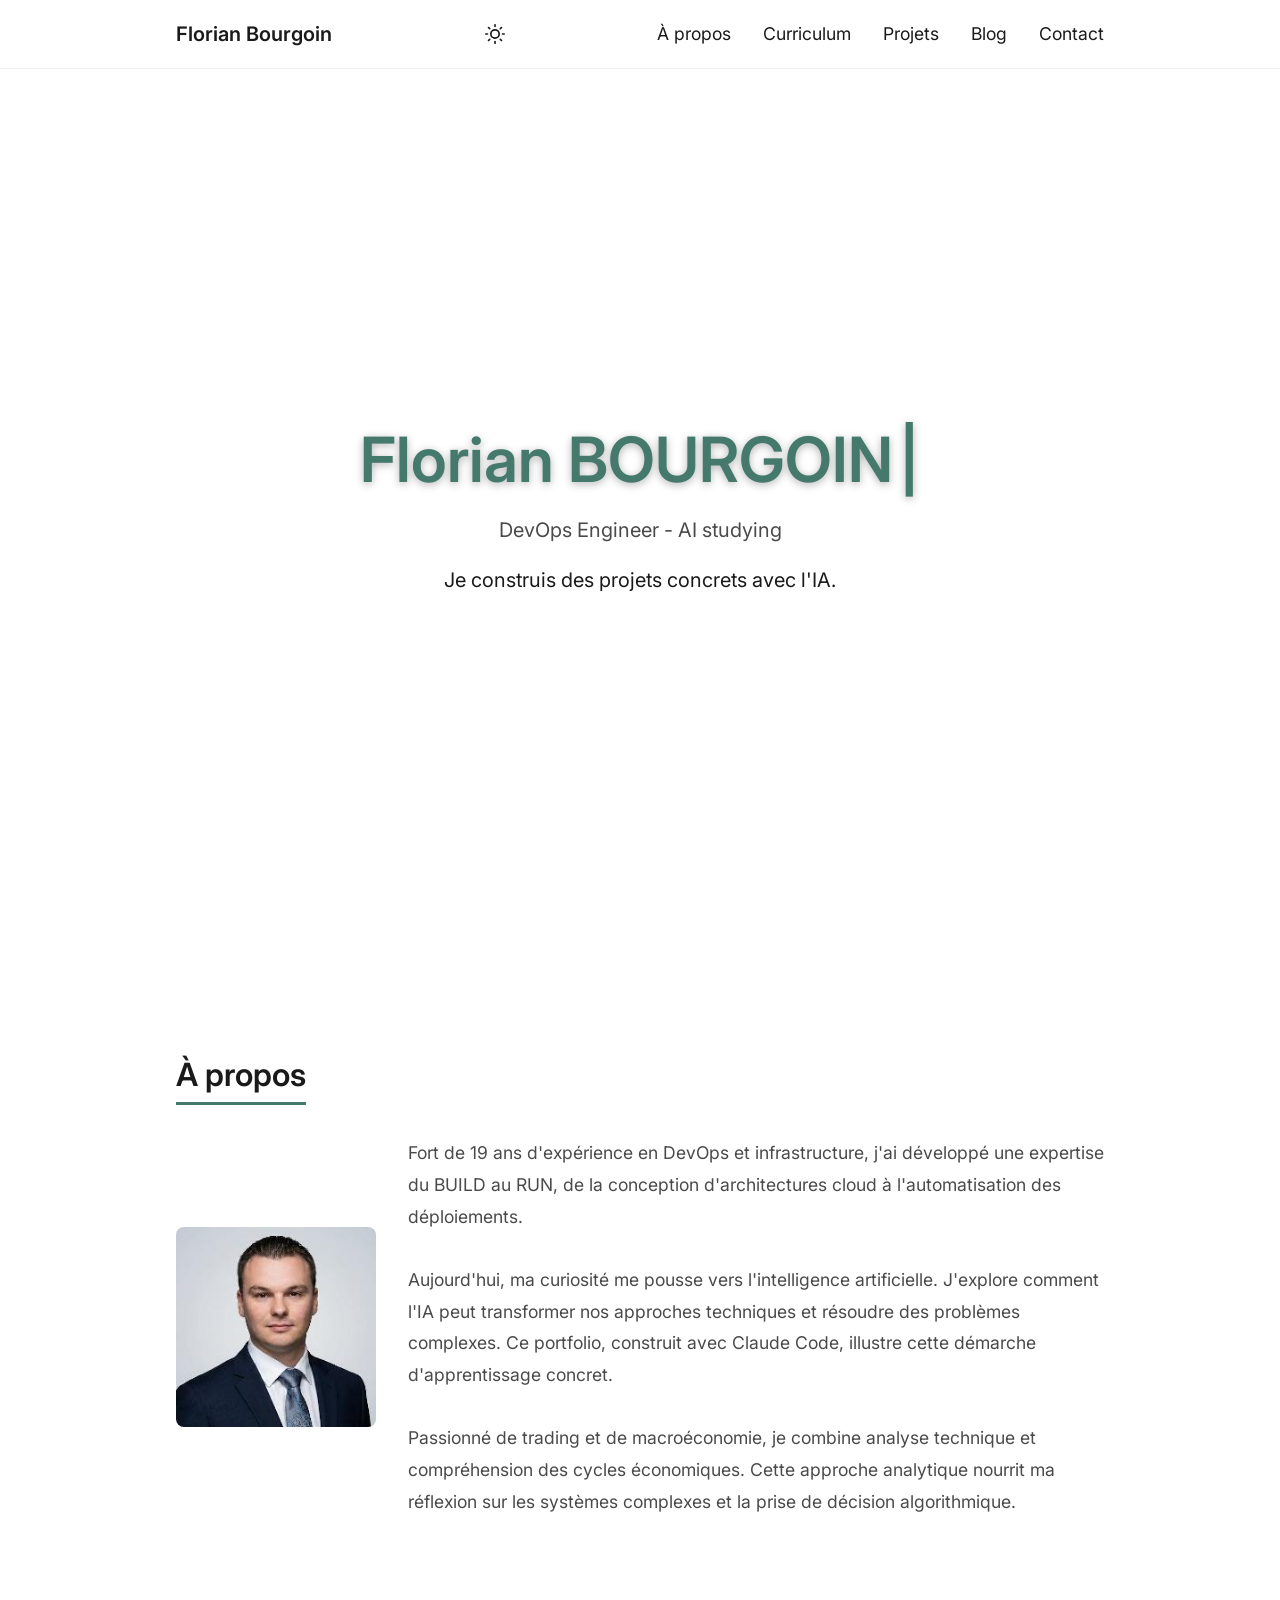
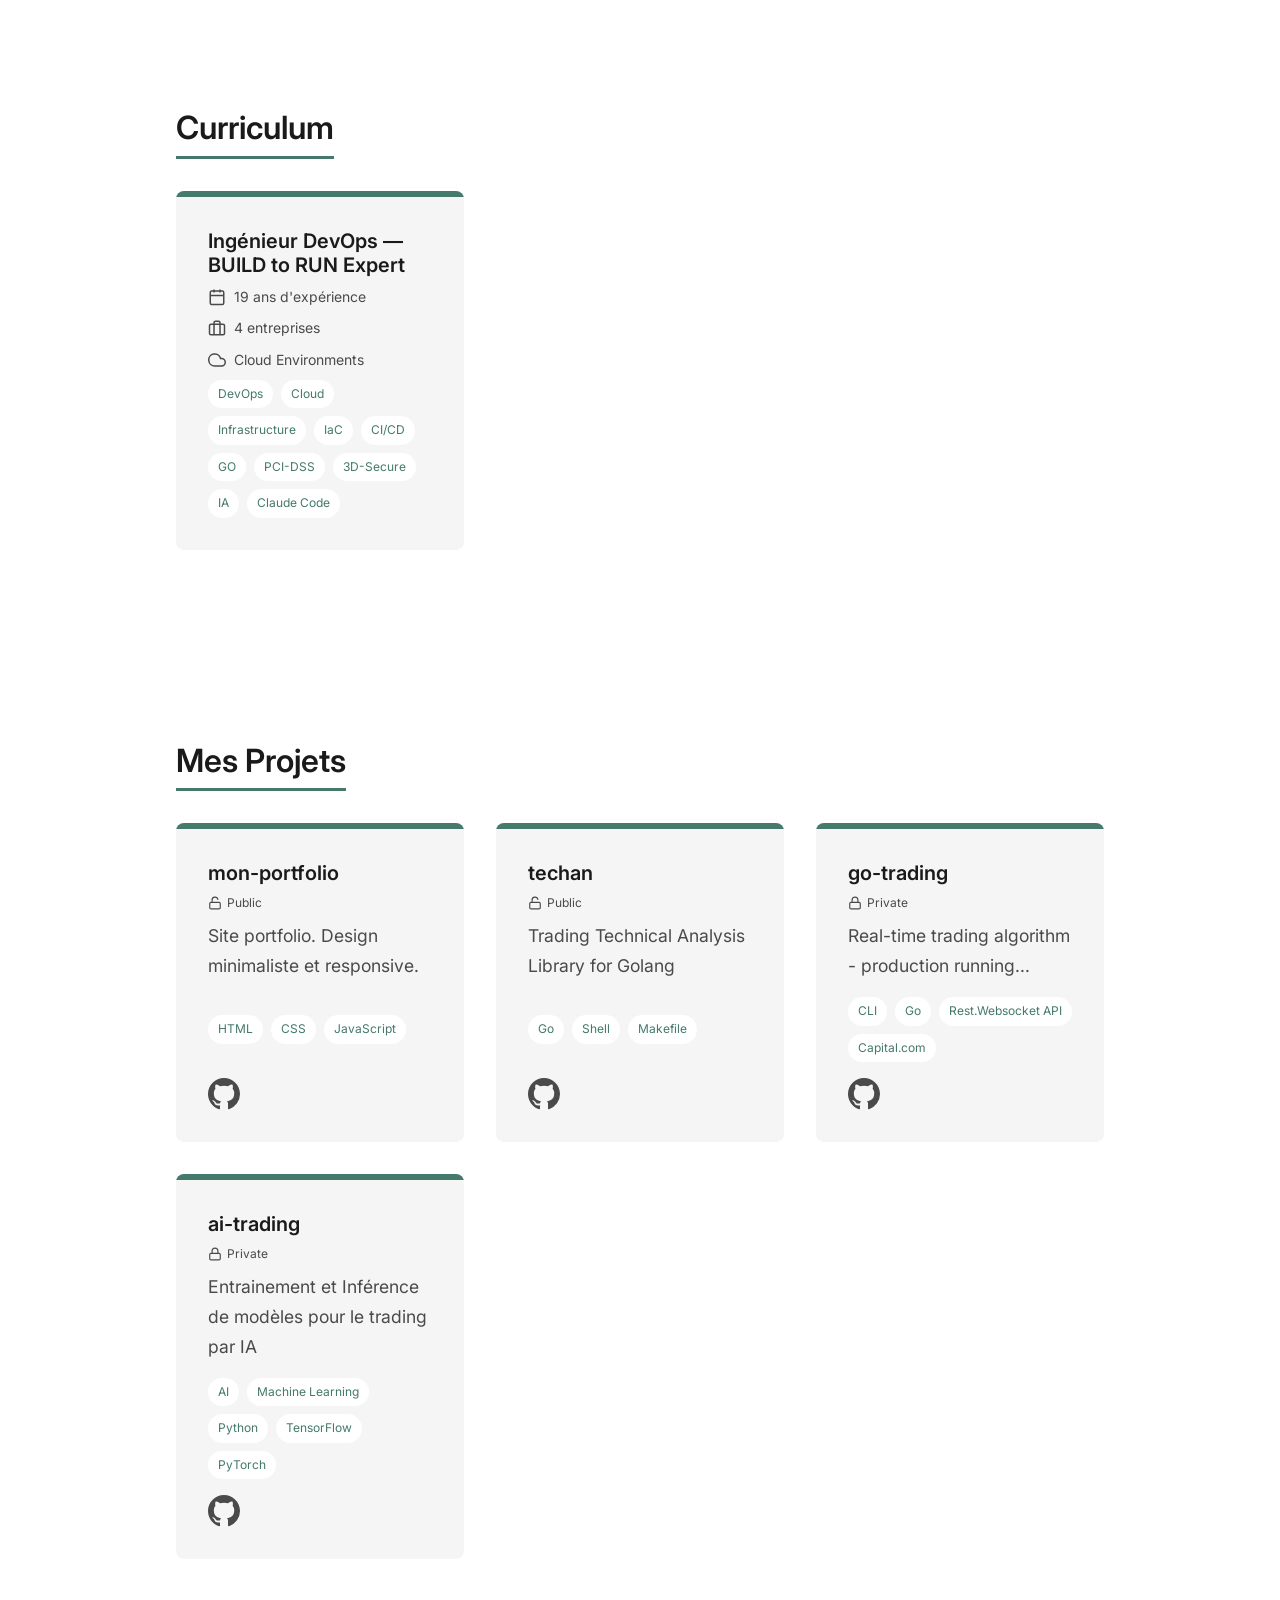
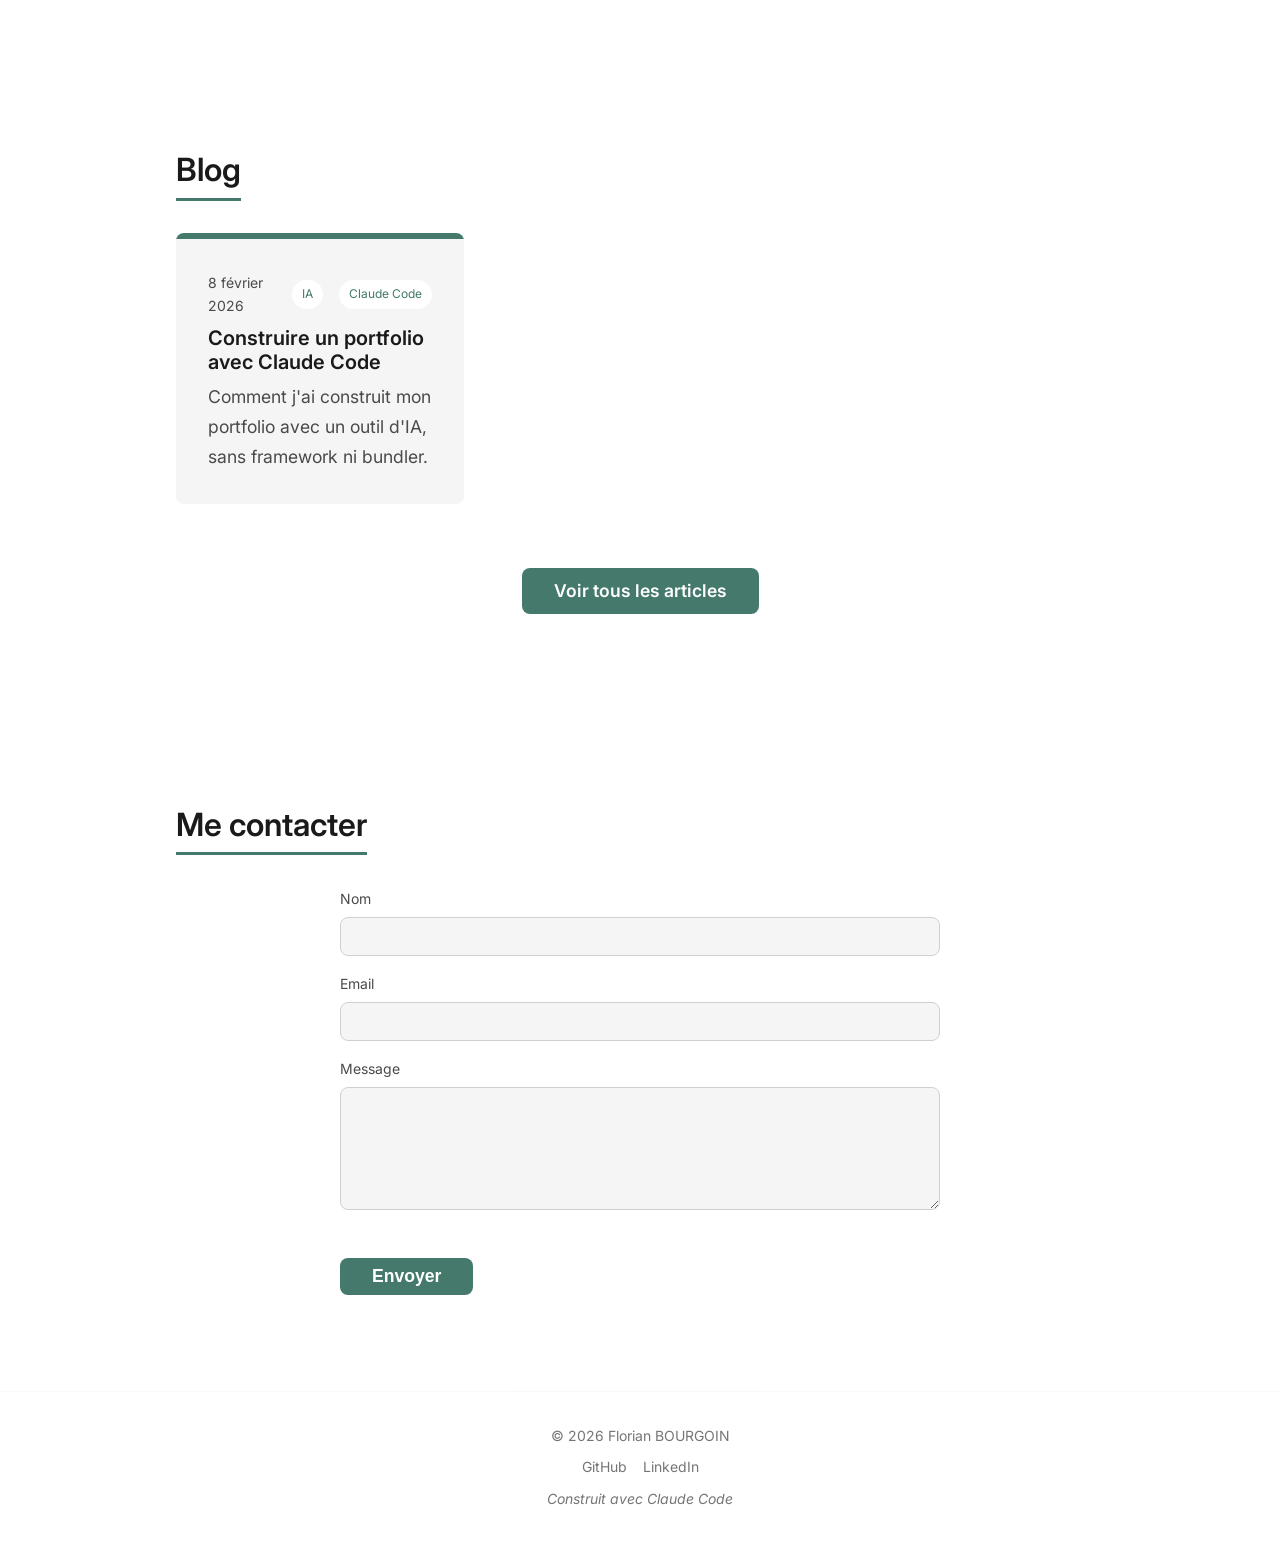
<file: index.html>
<!DOCTYPE html>
<html lang="fr">
<head>
  <meta charset="UTF-8">
  <meta name="viewport" content="width=device-width, initial-scale=1.0">
  <meta name="description" content="Portfolio de Florian BOURGOIN — DevOps Engineer - AI studying">
  <meta name="author" content="Florian BOURGOIN">
  <link rel="canonical" href="https://flobob45.github.io/mon-portfolio/">
  <meta property="og:type" content="website">
  <meta property="og:title" content="Florian BOURGOIN — Portfolio">
  <meta property="og:description" content="Portfolio de Florian BOURGOIN — DevOps Engineer - AI studying">
  <meta property="og:url" content="https://flobob45.github.io/mon-portfolio/">
  <meta property="og:image" content="https://flobob45.github.io/mon-portfolio/assets/images/photo.jpg">
  <title>Florian BOURGOIN — Portfolio</title>
  <link rel="icon" type="image/svg+xml" href="favicon.svg">
  <link rel="preconnect" href="https://fonts.googleapis.com">
  <link rel="preconnect" href="https://fonts.gstatic.com" crossorigin>
  <link href="https://fonts.googleapis.com/css2?family=Inter:wght@400;600&display=swap" rel="stylesheet">
  <style>
    :root{--color-bg:#0a0a0a;--color-text:#e0e0e0;--color-header-bg:rgba(10,10,10,.8);--color-header-border:rgba(255,255,255,.06);--header-height:60px;--font-family:"Inter",sans-serif}
    [data-theme="light"]{--color-bg:#fff;--color-text:#1a1a1a;--color-header-bg:rgba(255,255,255,.8);--color-header-border:rgba(0,0,0,.06)}
    *,*::before,*::after{margin:0;padding:0;box-sizing:border-box}
    body{padding-top:var(--header-height);font-family:var(--font-family);color:var(--color-text);background-color:var(--color-bg)}
    .site-header{position:fixed;top:0;left:0;width:100%;background-color:var(--color-header-bg);backdrop-filter:blur(12px);-webkit-backdrop-filter:blur(12px);border-bottom:1px solid var(--color-header-border);z-index:100}
  </style>
  <link rel="stylesheet" href="css/style.css">
</head>
<body>

  <a href="#main-content" class="skip-link">Aller au contenu principal</a>

  <header class="site-header">
    <nav class="nav">
      <a href="#hero" class="nav-logo">Florian Bourgoin</a>
      <button class="theme-toggle" aria-label="Changer de thème">
        <svg class="theme-toggle__icon theme-toggle__icon--moon" aria-hidden="true" xmlns="http://www.w3.org/2000/svg" viewBox="0 0 24 24" fill="none" stroke="currentColor" stroke-width="2" stroke-linecap="round" stroke-linejoin="round">
          <path d="M21 12.79A9 9 0 1 1 11.21 3 7 7 0 0 0 21 12.79z"/>
        </svg>
        <svg class="theme-toggle__icon theme-toggle__icon--sun" aria-hidden="true" xmlns="http://www.w3.org/2000/svg" viewBox="0 0 24 24" fill="none" stroke="currentColor" stroke-width="2" stroke-linecap="round" stroke-linejoin="round">
          <circle cx="12" cy="12" r="5"/>
          <line x1="12" y1="1" x2="12" y2="3"/>
          <line x1="12" y1="21" x2="12" y2="23"/>
          <line x1="4.22" y1="4.22" x2="5.64" y2="5.64"/>
          <line x1="18.36" y1="18.36" x2="19.78" y2="19.78"/>
          <line x1="1" y1="12" x2="3" y2="12"/>
          <line x1="21" y1="12" x2="23" y2="12"/>
          <line x1="4.22" y1="19.78" x2="5.64" y2="18.36"/>
          <line x1="18.36" y1="5.64" x2="19.78" y2="4.22"/>
        </svg>
      </button>
      <button class="nav-hamburger" aria-label="Ouvrir le menu" aria-expanded="false">
        <span aria-hidden="true"></span>
        <span aria-hidden="true"></span>
        <span aria-hidden="true"></span>
      </button>
      <ul class="nav-links">
        <li><a href="#about">À propos</a></li>
        <li><a href="#curriculum">Curriculum</a></li>
        <li><a href="#projects">Projets</a></li>
        <li><a href="#blog">Blog</a></li>
        <li><a href="#contact">Contact</a></li>
      </ul>
    </nav>
  </header>

  <main id="main-content">

    <section id="hero" class="hero">
      <h1>Florian BOURGOIN</h1>
      <p class="hero-subtitle">DevOps Engineer - AI studying</p>
      <p class="hero-tagline">Je construis des projets concrets avec l'IA.</p>
    </section>

    <section id="about" class="about">
      <h2>À propos</h2>
      <div class="about__grid">
        <img src="assets/images/photo.jpg" alt="Photo de Florian BOURGOIN" class="about__photo" loading="lazy" width="200" height="200">
        <p class="about__text">
          Fort de 19 ans d'expérience en DevOps et infrastructure, j'ai développé une expertise
          du BUILD au RUN, de la conception d'architectures cloud à l'automatisation des déploiements.
          <br><br>
          Aujourd'hui, ma curiosité me pousse vers l'intelligence artificielle. J'explore comment
          l'IA peut transformer nos approches techniques et résoudre des problèmes complexes.
          Ce portfolio, construit avec Claude Code, illustre cette démarche d'apprentissage concret.
          <br><br>
          Passionné de trading et de macroéconomie, je combine analyse technique et compréhension
          des cycles économiques. Cette approche analytique nourrit ma réflexion sur les systèmes
          complexes et la prise de décision algorithmique.
        </p>
      </div>
    </section>

    <section id="curriculum" class="curriculum">
      <h2>Curriculum</h2>
      <div class="curriculum-card-wrapper">
        <article class="card curriculum-card">
          <a href="curriculum.html" class="curriculum-card__link">
            <div class="card__banner"></div>
            <div class="card__body">
              <h3>Ingénieur DevOps — BUILD to RUN Expert</h3>
              <div class="curriculum-highlights">
                <div class="highlight">
                  <svg class="highlight__icon" xmlns="http://www.w3.org/2000/svg" viewBox="0 0 24 24" fill="none" stroke="currentColor" stroke-width="2">
                    <rect x="3" y="4" width="18" height="18" rx="2" ry="2"/>
                    <line x1="16" y1="2" x2="16" y2="6"/>
                    <line x1="8" y1="2" x2="8" y2="6"/>
                    <line x1="3" y1="10" x2="21" y2="10"/>
                  </svg>
                  <span> 19 ans d'expérience</span>
                </div>
                <div class="highlight">
                  <svg class="highlight__icon" xmlns="http://www.w3.org/2000/svg" viewBox="0 0 24 24" fill="none" stroke="currentColor" stroke-width="2">
                    <rect x="2" y="7" width="20" height="14" rx="2" ry="2"/>
                    <path d="M16 21V5a2 2 0 0 0-2-2h-4a2 2 0 0 0-2 2v16"/>
                  </svg>
                  <span> 4 entreprises</span>
                </div>
                <div class="highlight">
                  <svg class="highlight__icon" xmlns="http://www.w3.org/2000/svg" viewBox="0 0 24 24" fill="none" stroke="currentColor" stroke-width="2">
                    <path d="M18 10h-1.26A8 8 0 1 0 9 20h9a5 5 0 0 0 0-10z"/>
                  </svg>
                  <span> Cloud Environments</span>
                </div>
              </div>
              <div class="curriculum-tags">
                <span class="badge">DevOps</span>
                <span class="badge">Cloud</span>
                <span class="badge">Infrastructure</span>
                <span class="badge">IaC</span>
                <span class="badge">CI/CD</span>
                <span class="badge">GO</span>
                <span class="badge">PCI-DSS</span>
                <span class="badge">3D-Secure</span>
                <span class="badge">IA</span>
                <span class="badge">Claude Code</span>
              </div>
            </div>
          </a>
        </article>
      </div>
    </section>

    <section id="projects" class="projects">
      <h2>Mes Projets</h2>
      <div class="projects-grid" id="projects-grid"></div>
    </section>

    <section id="blog" class="blog-preview">
      <h2>Blog</h2>
      <div class="blog-grid">

        <article class="card">
          <a href="blog/premier-article.html" class="blog-card__link">
            <div class="card__banner"></div>
            <div class="card__body">
              <div class="meta">
                <time datetime="2026-02-08">8 février 2026</time>
                <span class="badge">IA</span>
                <span class="badge">Claude Code</span>
              </div>
              <h3>Construire un portfolio avec Claude Code</h3>
              <p>Comment j'ai construit mon portfolio avec un outil d'IA, sans framework ni bundler.</p>
            </div>
          </a>
        </article>

      </div>
      <div class="blog-preview__footer">
        <a href="blog/" class="btn">Voir tous les articles</a>
      </div>
    </section>

    <section id="contact" class="contact">
      <h2>Me contacter</h2>
      <form class="contact-form" action="https://formspree.io/f/xkovgbde" method="POST">
        <input type="text" name="_gotcha" style="display:none" tabindex="-1" autocomplete="off">
        <div class="contact-form__field">
          <label for="contact-name">Nom</label>
          <input type="text" id="contact-name" name="name" required aria-describedby="name-error">
          <span id="name-error" class="contact-form__error" role="alert" aria-live="polite"></span>
        </div>
        <div class="contact-form__field">
          <label for="contact-email">Email</label>
          <input type="email" id="contact-email" name="email" required aria-describedby="email-error">
          <span id="email-error" class="contact-form__error" role="alert" aria-live="polite"></span>
        </div>
        <div class="contact-form__field">
          <label for="contact-message">Message</label>
          <textarea id="contact-message" name="message" rows="5" required aria-describedby="message-error"></textarea>
          <span id="message-error" class="contact-form__error" role="alert" aria-live="polite"></span>
        </div>
        <button type="submit" class="btn">Envoyer</button>
      </form>
      <div class="contact-success" role="alert" aria-live="polite">
        <svg class="contact-success__icon" xmlns="http://www.w3.org/2000/svg" viewBox="0 0 24 24" fill="none" stroke="currentColor" stroke-width="2" stroke-linecap="round" stroke-linejoin="round" aria-hidden="true">
          <path d="M22 11.08V12a10 10 0 1 1-5.93-9.14"/>
          <polyline points="22 4 12 14.01 9 11.01"/>
        </svg>
        <h3>Message envoyé !</h3>
        <p>Merci pour votre message. Je vous répondrai dans les plus brefs délais.</p>
      </div>
    </section>

  </main>

  <footer class="site-footer">
    <p>&copy; 2026 Florian BOURGOIN</p>
    <nav aria-label="Liens sociaux">
      <ul class="footer-links">
        <li><a href="https://github.com/flobob45" target="_blank" rel="noopener">GitHub<span class="sr-only"> (ouvre dans un nouvel onglet)</span></a></li>
        <li><a href="https://www.linkedin.com/in/florian-bourgoin-33162a311" target="_blank" rel="noopener">LinkedIn<span class="sr-only"> (ouvre dans un nouvel onglet)</span></a></li>
      </ul>
    </nav>
    <p class="footer-credit">Construit avec Claude Code</p>
  </footer>

  <script src="js/main.js" defer></script>
</body>
</html>
</file>
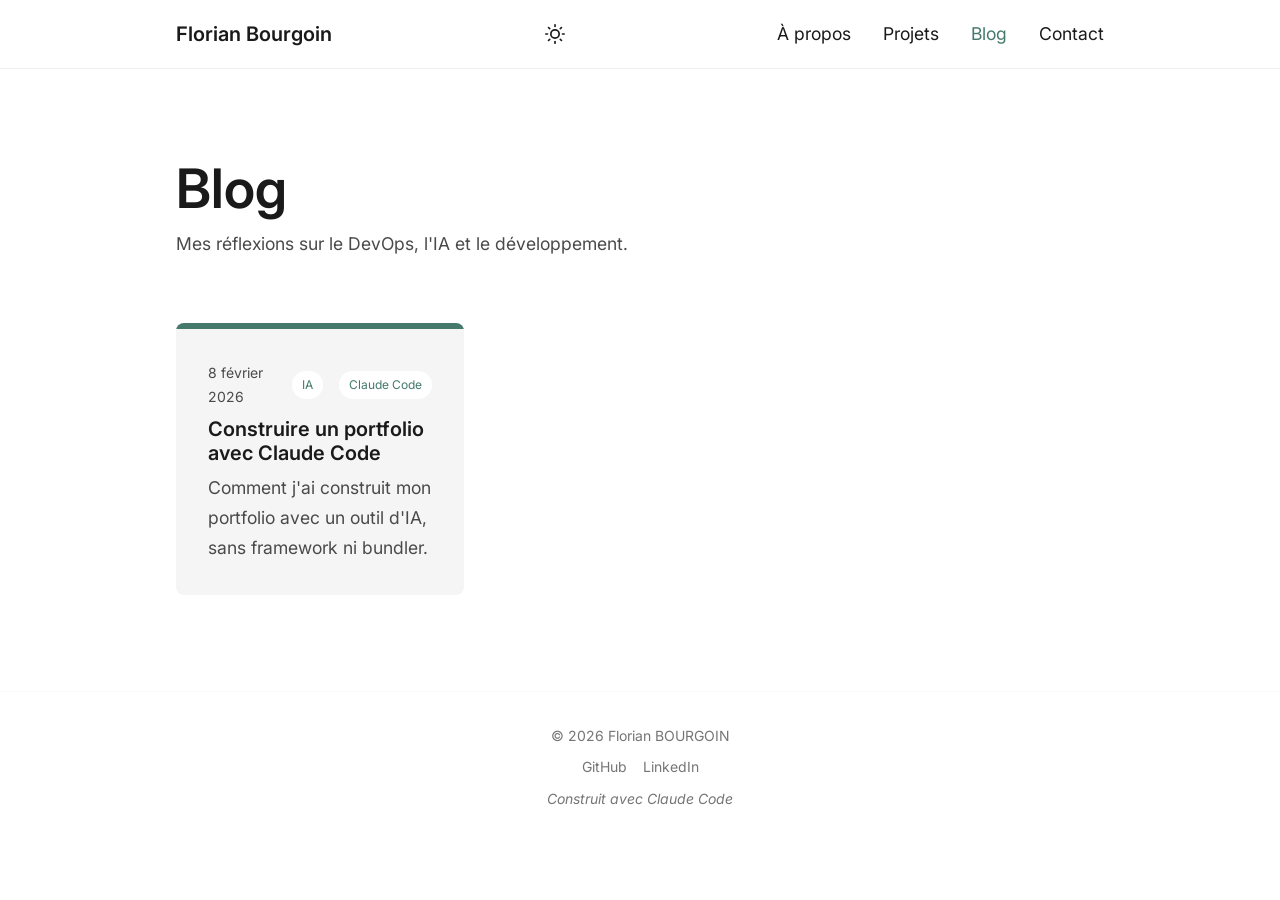
<file: blog/index.html>
<!DOCTYPE html>
<html lang="fr">
<head>
  <meta charset="UTF-8">
  <meta name="viewport" content="width=device-width, initial-scale=1.0">
  <meta name="description" content="Blog de Florian BOURGOIN — Articles sur le DevOps, l'IA et le développement">
  <meta name="author" content="Florian BOURGOIN">
  <link rel="canonical" href="https://flobob45.github.io/mon-portfolio/blog/">
  <meta property="og:type" content="website">
  <meta property="og:title" content="Blog — Florian BOURGOIN">
  <meta property="og:description" content="Blog de Florian BOURGOIN — Articles sur le DevOps, l'IA et le développement">
  <meta property="og:url" content="https://flobob45.github.io/mon-portfolio/blog/">
  <meta property="og:image" content="https://flobob45.github.io/mon-portfolio/assets/images/photo.jpg">
  <title>Blog — Florian BOURGOIN</title>
  <link rel="icon" type="image/svg+xml" href="../favicon.svg">
  <link rel="preconnect" href="https://fonts.googleapis.com">
  <link rel="preconnect" href="https://fonts.gstatic.com" crossorigin>
  <link href="https://fonts.googleapis.com/css2?family=Inter:wght@400;600&display=swap" rel="stylesheet">
  <style>
    :root{--color-bg:#0a0a0a;--color-text:#e0e0e0;--color-header-bg:rgba(10,10,10,.8);--color-header-border:rgba(255,255,255,.06);--header-height:60px;--font-family:"Inter",sans-serif}
    [data-theme="light"]{--color-bg:#fff;--color-text:#1a1a1a;--color-header-bg:rgba(255,255,255,.8);--color-header-border:rgba(0,0,0,.06)}
    *,*::before,*::after{margin:0;padding:0;box-sizing:border-box}
    body{padding-top:var(--header-height);font-family:var(--font-family);color:var(--color-text);background-color:var(--color-bg)}
    .site-header{position:fixed;top:0;left:0;width:100%;background-color:var(--color-header-bg);backdrop-filter:blur(12px);-webkit-backdrop-filter:blur(12px);border-bottom:1px solid var(--color-header-border);z-index:100}
  </style>
  <link rel="stylesheet" href="../css/style.css">
</head>
<body>

  <a href="#main-content" class="skip-link">Aller au contenu principal</a>

  <header class="site-header">
    <nav class="nav">
      <a href="../index.html" class="nav-logo">Florian Bourgoin</a>
      <button class="theme-toggle" aria-label="Changer de thème">
        <svg class="theme-toggle__icon theme-toggle__icon--moon" aria-hidden="true" xmlns="http://www.w3.org/2000/svg" viewBox="0 0 24 24" fill="none" stroke="currentColor" stroke-width="2" stroke-linecap="round" stroke-linejoin="round">
          <path d="M21 12.79A9 9 0 1 1 11.21 3 7 7 0 0 0 21 12.79z"/>
        </svg>
        <svg class="theme-toggle__icon theme-toggle__icon--sun" aria-hidden="true" xmlns="http://www.w3.org/2000/svg" viewBox="0 0 24 24" fill="none" stroke="currentColor" stroke-width="2" stroke-linecap="round" stroke-linejoin="round">
          <circle cx="12" cy="12" r="5"/>
          <line x1="12" y1="1" x2="12" y2="3"/>
          <line x1="12" y1="21" x2="12" y2="23"/>
          <line x1="4.22" y1="4.22" x2="5.64" y2="5.64"/>
          <line x1="18.36" y1="18.36" x2="19.78" y2="19.78"/>
          <line x1="1" y1="12" x2="3" y2="12"/>
          <line x1="21" y1="12" x2="23" y2="12"/>
          <line x1="4.22" y1="19.78" x2="5.64" y2="18.36"/>
          <line x1="18.36" y1="5.64" x2="19.78" y2="4.22"/>
        </svg>
      </button>
      <button class="nav-hamburger" aria-label="Ouvrir le menu" aria-expanded="false">
        <span aria-hidden="true"></span>
        <span aria-hidden="true"></span>
        <span aria-hidden="true"></span>
      </button>
      <ul class="nav-links">
        <li><a href="../index.html#about">À propos</a></li>
        <li><a href="../index.html#projects">Projets</a></li>
        <li><a href="./" class="is-active">Blog</a></li>
        <li><a href="../index.html#contact">Contact</a></li>
      </ul>
    </nav>
  </header>

  <main id="main-content">
    <section class="blog-listing">
      <h1>Blog</h1>
      <p class="blog-listing__intro">Mes réflexions sur le DevOps, l'IA et le développement.</p>

      <div class="blog-grid">

        <article class="card">
          <a href="premier-article.html" class="blog-card__link">
            <div class="card__banner"></div>
            <div class="card__body">
              <div class="meta">
                <time datetime="2026-02-08">8 février 2026</time>
                <span class="badge">IA</span>
                <span class="badge">Claude Code</span>
              </div>
              <h2>Construire un portfolio avec Claude Code</h2>
              <p>Comment j'ai construit mon portfolio avec un outil d'IA, sans framework ni bundler.</p>
            </div>
          </a>
        </article>

      </div>
    </section>
  </main>

  <footer class="site-footer">
    <p>&copy; 2026 Florian BOURGOIN</p>
    <nav aria-label="Liens sociaux">
      <ul class="footer-links">
        <li><a href="https://github.com/flobob45" target="_blank" rel="noopener">GitHub<span class="sr-only"> (ouvre dans un nouvel onglet)</span></a></li>
        <li><a href="https://www.linkedin.com/in/florian-bourgoin-33162a311" target="_blank" rel="noopener">LinkedIn<span class="sr-only"> (ouvre dans un nouvel onglet)</span></a></li>
      </ul>
    </nav>
    <p class="footer-credit">Construit avec Claude Code</p>
  </footer>

  <script src="../js/main.js" defer></script>
</body>
</html>
</file>
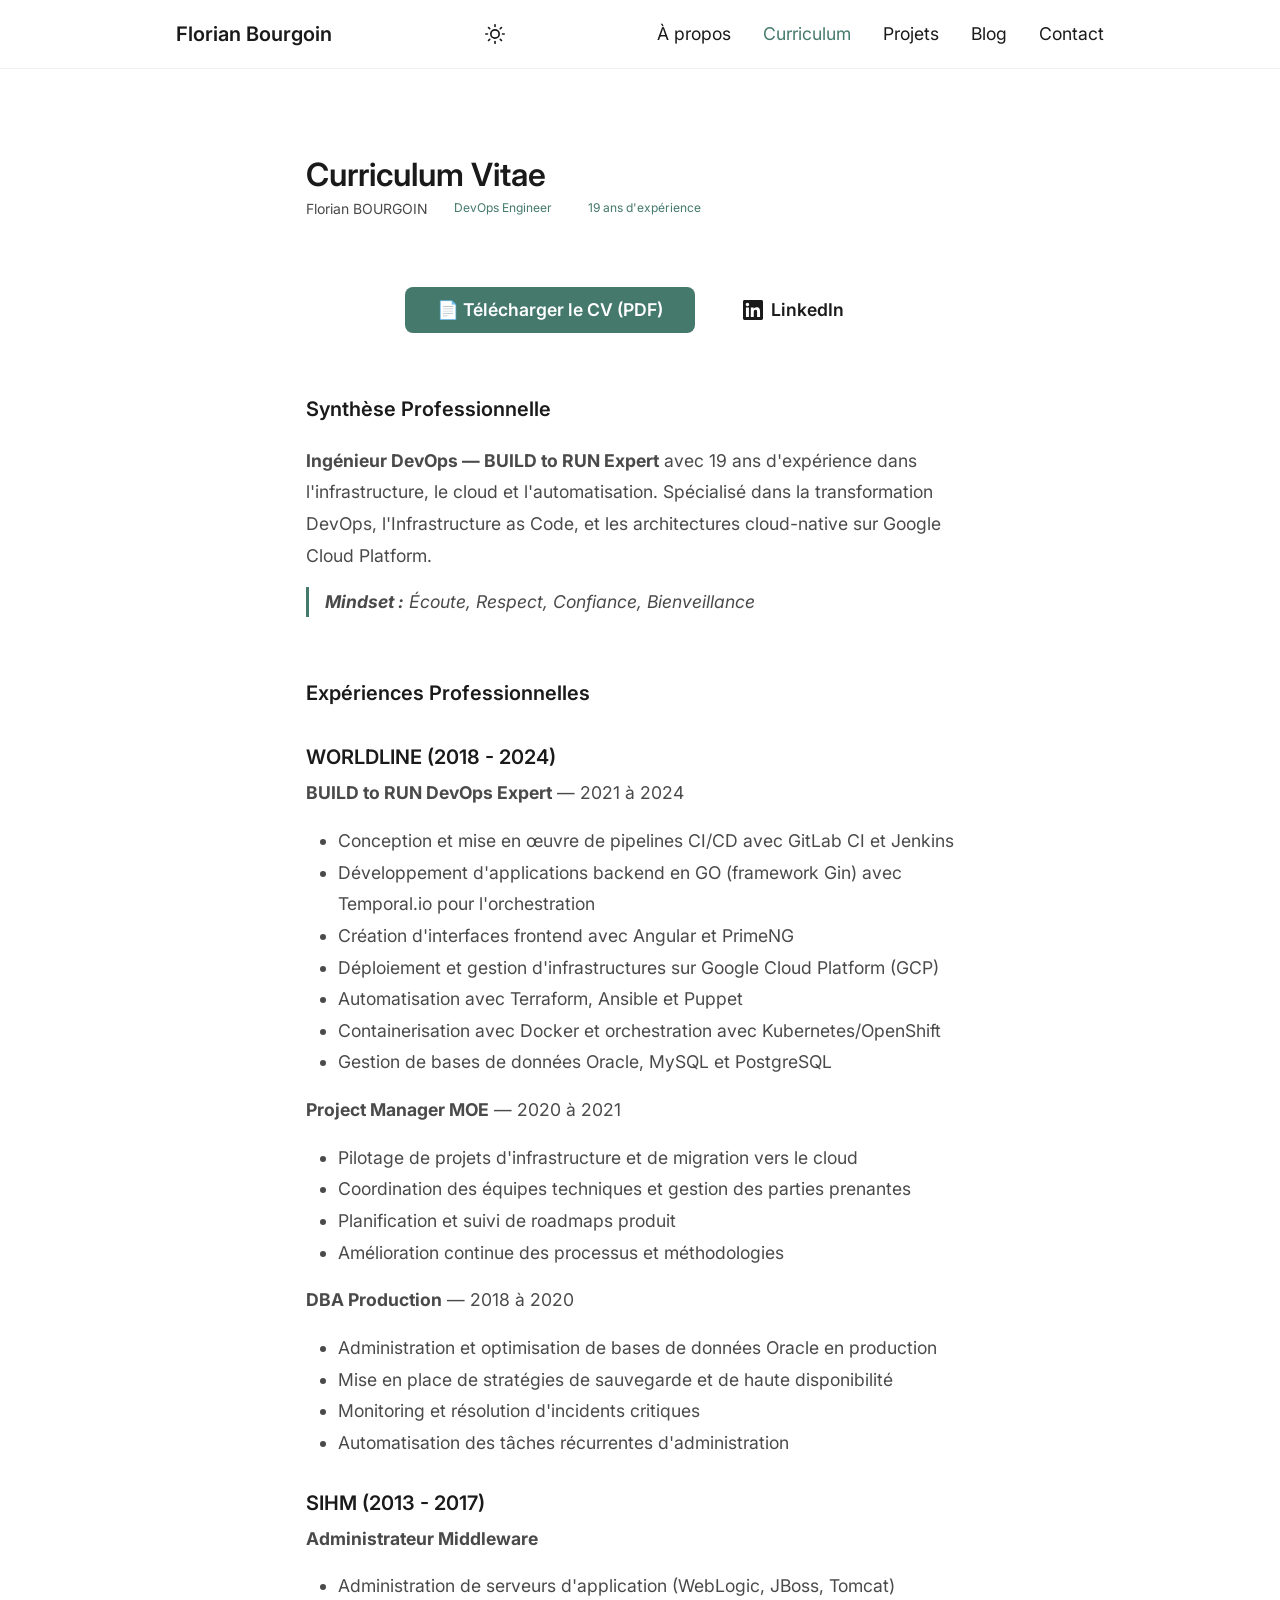
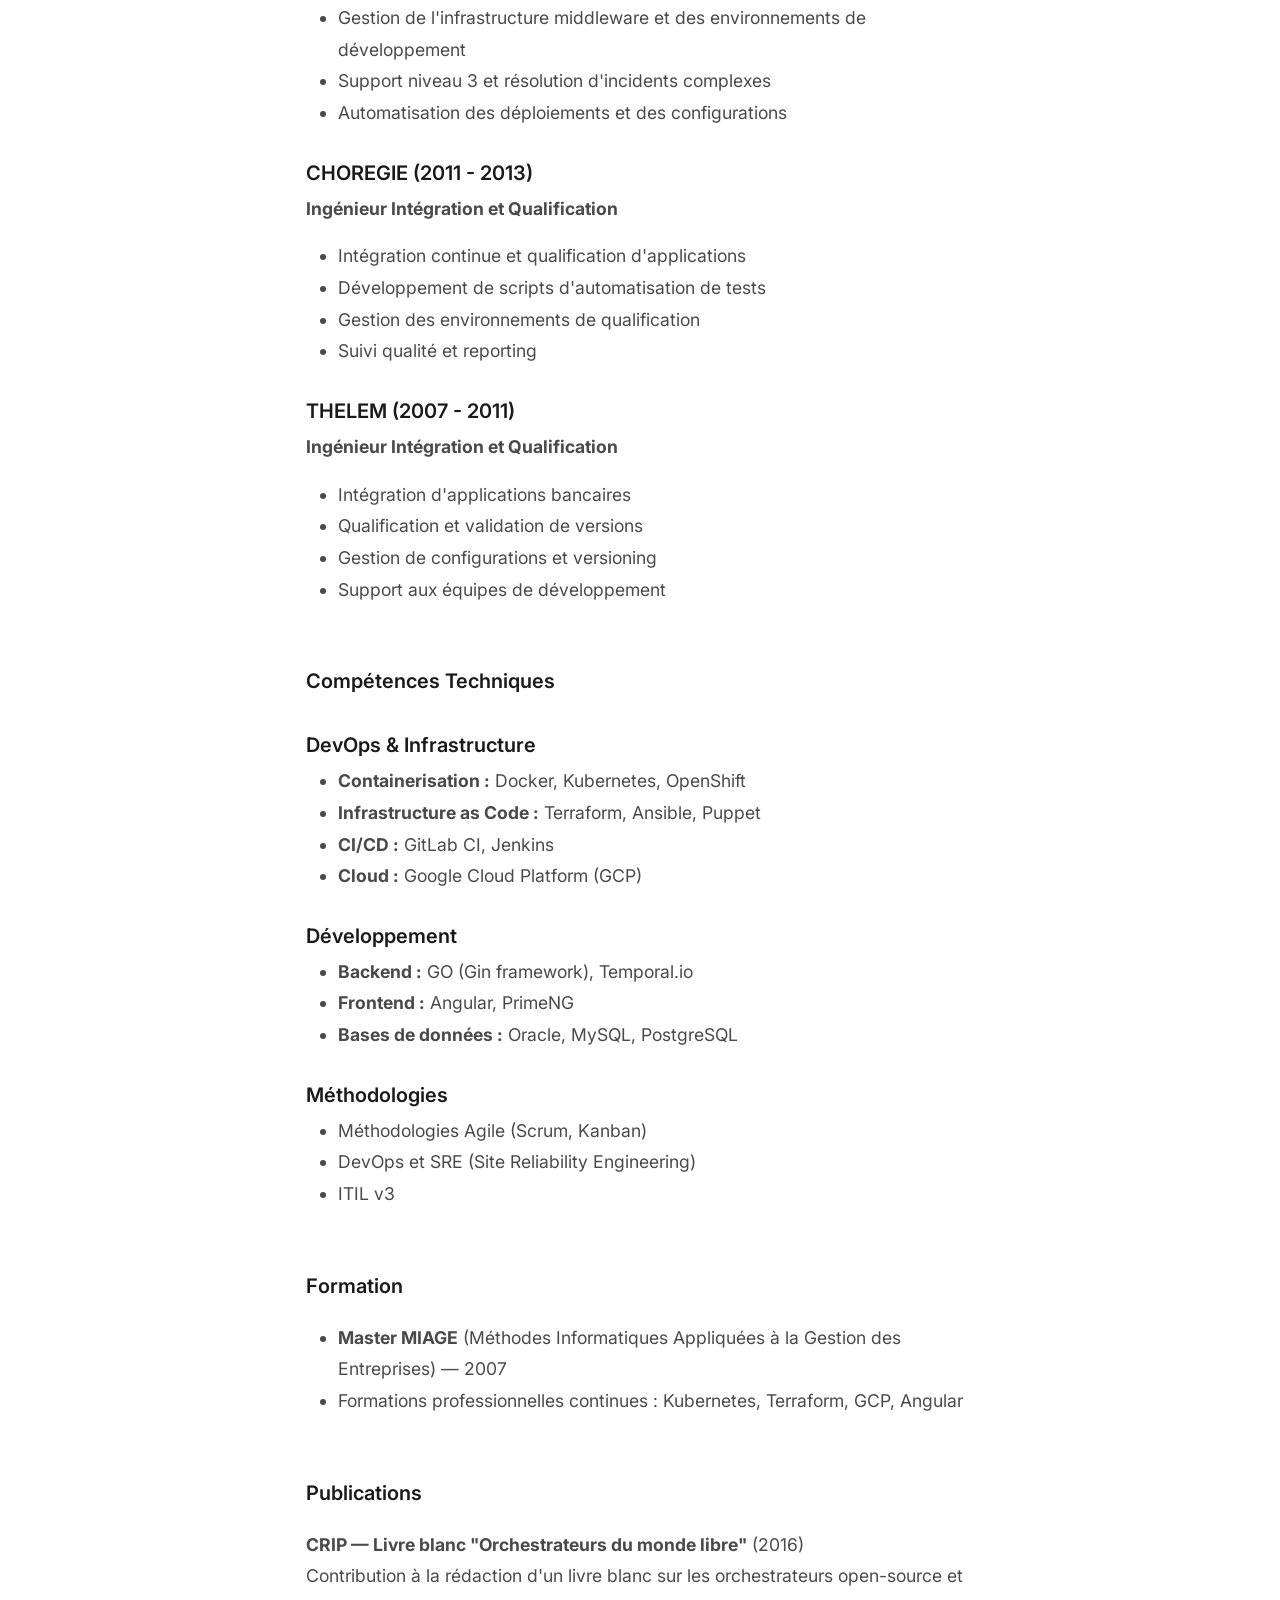
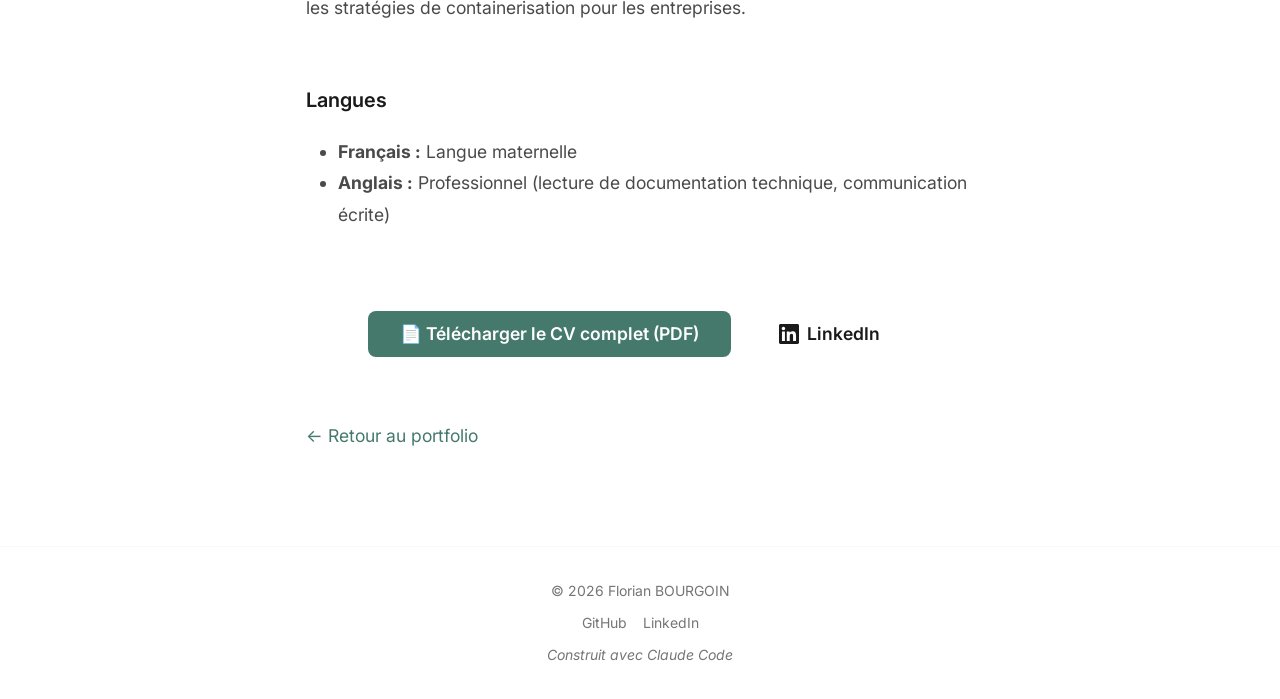
<file: curriculum.html>
<!DOCTYPE html>
<html lang="fr">
<head>
  <meta charset="UTF-8">
  <meta name="viewport" content="width=device-width, initial-scale=1.0">
  <meta name="description" content="Curriculum de Florian BOURGOIN — Ingénieur DevOps avec 19 ans d'expérience">
  <meta name="author" content="Florian BOURGOIN">
  <link rel="canonical" href="https://flobob45.github.io/mon-portfolio/curriculum.html">
  <meta property="og:type" content="profile">
  <meta property="og:title" content="Curriculum — Florian BOURGOIN">
  <meta property="og:description" content="Curriculum de Florian BOURGOIN — Ingénieur DevOps avec 19 ans d'expérience">
  <meta property="og:url" content="https://flobob45.github.io/mon-portfolio/curriculum.html">
  <meta property="og:image" content="https://flobob45.github.io/mon-portfolio/assets/images/photo.jpg">
  <title>Curriculum — Florian BOURGOIN</title>
  <link rel="icon" type="image/svg+xml" href="favicon.svg">
  <link rel="preconnect" href="https://fonts.googleapis.com">
  <link rel="preconnect" href="https://fonts.gstatic.com" crossorigin>
  <link href="https://fonts.googleapis.com/css2?family=Inter:wght@400;600&display=swap" rel="stylesheet">
  <style>
    :root{--color-bg:#0a0a0a;--color-text:#e0e0e0;--color-header-bg:rgba(10,10,10,.8);--color-header-border:rgba(255,255,255,.06);--header-height:60px;--font-family:"Inter",sans-serif}
    [data-theme="light"]{--color-bg:#fff;--color-text:#1a1a1a;--color-header-bg:rgba(255,255,255,.8);--color-header-border:rgba(0,0,0,.06)}
    *,*::before,*::after{margin:0;padding:0;box-sizing:border-box}
    body{padding-top:var(--header-height);font-family:var(--font-family);color:var(--color-text);background-color:var(--color-bg)}
    .site-header{position:fixed;top:0;left:0;width:100%;background-color:var(--color-header-bg);backdrop-filter:blur(12px);-webkit-backdrop-filter:blur(12px);border-bottom:1px solid var(--color-header-border);z-index:100}
  </style>
  <link rel="stylesheet" href="css/style.css">
</head>
<body>

  <a href="#main-content" class="skip-link">Aller au contenu principal</a>

  <header class="site-header">
    <nav class="nav">
      <a href="index.html#hero" class="nav-logo">Florian Bourgoin</a>
      <button class="theme-toggle" aria-label="Changer de thème">
        <svg class="theme-toggle__icon theme-toggle__icon--moon" aria-hidden="true" xmlns="http://www.w3.org/2000/svg" viewBox="0 0 24 24" fill="none" stroke="currentColor" stroke-width="2" stroke-linecap="round" stroke-linejoin="round">
          <path d="M21 12.79A9 9 0 1 1 11.21 3 7 7 0 0 0 21 12.79z"/>
        </svg>
        <svg class="theme-toggle__icon theme-toggle__icon--sun" aria-hidden="true" xmlns="http://www.w3.org/2000/svg" viewBox="0 0 24 24" fill="none" stroke="currentColor" stroke-width="2" stroke-linecap="round" stroke-linejoin="round">
          <circle cx="12" cy="12" r="5"/>
          <line x1="12" y1="1" x2="12" y2="3"/>
          <line x1="12" y1="21" x2="12" y2="23"/>
          <line x1="4.22" y1="4.22" x2="5.64" y2="5.64"/>
          <line x1="18.36" y1="18.36" x2="19.78" y2="19.78"/>
          <line x1="1" y1="12" x2="3" y2="12"/>
          <line x1="21" y1="12" x2="23" y2="12"/>
          <line x1="4.22" y1="19.78" x2="5.64" y2="18.36"/>
          <line x1="18.36" y1="5.64" x2="19.78" y2="4.22"/>
        </svg>
      </button>
      <button class="nav-hamburger" aria-label="Ouvrir le menu" aria-expanded="false">
        <span aria-hidden="true"></span>
        <span aria-hidden="true"></span>
        <span aria-hidden="true"></span>
      </button>
      <ul class="nav-links">
        <li><a href="index.html#about">À propos</a></li>
        <li><a href="index.html#curriculum" class="is-active">Curriculum</a></li>
        <li><a href="index.html#projects">Projets</a></li>
        <li><a href="index.html#blog">Blog</a></li>
        <li><a href="index.html#contact">Contact</a></li>
      </ul>
    </nav>
  </header>

  <main id="main-content">
    <article class="blog-article">
      <header class="blog-article__header">
        <h1 class="blog-article__title">Curriculum Vitae</h1>
        <div class="blog-article__meta meta">
          <span>Florian BOURGOIN</span>
          <span class="badge">DevOps Engineer</span>
          <span class="badge">19 ans d'expérience</span>
        </div>
        <div style="display: flex; gap: 1rem; justify-content: center; flex-wrap: wrap; margin-top: 2rem;">
          <a href="assets/pdf/Florian BOURGOIN - CV - 2024 - FR.pdf" download class="btn">
            📄 Télécharger le CV (PDF)
          </a>
          <a href="https://www.linkedin.com/in/florian-bourgoin-33162a311" target="_blank" rel="noopener" class="btn btn--secondary">
            <svg style="width: 20px; height: 20px; margin-right: 0.5rem;" xmlns="http://www.w3.org/2000/svg" viewBox="0 0 24 24" fill="currentColor">
              <path d="M20.447 20.452h-3.554v-5.569c0-1.328-.027-3.037-1.852-3.037-1.853 0-2.136 1.445-2.136 2.939v5.667H9.351V9h3.414v1.561h.046c.477-.9 1.637-1.85 3.37-1.85 3.601 0 4.267 2.37 4.267 5.455v6.286zM5.337 7.433c-1.144 0-2.063-.926-2.063-2.065 0-1.138.92-2.063 2.063-2.063 1.14 0 2.064.925 2.064 2.063 0 1.139-.925 2.065-2.064 2.065zm1.782 13.019H3.555V9h3.564v11.452zM22.225 0H1.771C.792 0 0 .774 0 1.729v20.542C0 23.227.792 24 1.771 24h20.451C23.2 24 24 23.227 24 22.271V1.729C24 .774 23.2 0 22.222 0h.003z"/>
            </svg>
            LinkedIn
          </a>
        </div>
      </header>

      <div class="blog-article__content">

        <h2>Synthèse Professionnelle</h2>
        <p>
          <strong>Ingénieur DevOps — BUILD to RUN Expert</strong> avec 19 ans d'expérience dans l'infrastructure,
          le cloud et l'automatisation. Spécialisé dans la transformation DevOps, l'Infrastructure as Code,
          et les architectures cloud-native sur Google Cloud Platform.
        </p>

        <blockquote>
          <strong>Mindset :</strong> Écoute, Respect, Confiance, Bienveillance
        </blockquote>

        <h2>Expériences Professionnelles</h2>

        <h3>WORLDLINE (2018 - 2024)</h3>

        <p><strong>BUILD to RUN DevOps Expert</strong> — 2021 à 2024</p>
        <ul>
          <li>Conception et mise en œuvre de pipelines CI/CD avec GitLab CI et Jenkins</li>
          <li>Développement d'applications backend en GO (framework Gin) avec Temporal.io pour l'orchestration</li>
          <li>Création d'interfaces frontend avec Angular et PrimeNG</li>
          <li>Déploiement et gestion d'infrastructures sur Google Cloud Platform (GCP)</li>
          <li>Automatisation avec Terraform, Ansible et Puppet</li>
          <li>Containerisation avec Docker et orchestration avec Kubernetes/OpenShift</li>
          <li>Gestion de bases de données Oracle, MySQL et PostgreSQL</li>
        </ul>

        <p><strong>Project Manager MOE</strong> — 2020 à 2021</p>
        <ul>
          <li>Pilotage de projets d'infrastructure et de migration vers le cloud</li>
          <li>Coordination des équipes techniques et gestion des parties prenantes</li>
          <li>Planification et suivi de roadmaps produit</li>
          <li>Amélioration continue des processus et méthodologies</li>
        </ul>

        <p><strong>DBA Production</strong> — 2018 à 2020</p>
        <ul>
          <li>Administration et optimisation de bases de données Oracle en production</li>
          <li>Mise en place de stratégies de sauvegarde et de haute disponibilité</li>
          <li>Monitoring et résolution d'incidents critiques</li>
          <li>Automatisation des tâches récurrentes d'administration</li>
        </ul>

        <h3>SIHM (2013 - 2017)</h3>
        <p><strong>Administrateur Middleware</strong></p>
        <ul>
          <li>Administration de serveurs d'application (WebLogic, JBoss, Tomcat)</li>
          <li>Gestion de l'infrastructure middleware et des environnements de développement</li>
          <li>Support niveau 3 et résolution d'incidents complexes</li>
          <li>Automatisation des déploiements et des configurations</li>
        </ul>

        <h3>CHOREGIE (2011 - 2013)</h3>
        <p><strong>Ingénieur Intégration et Qualification</strong></p>
        <ul>
          <li>Intégration continue et qualification d'applications</li>
          <li>Développement de scripts d'automatisation de tests</li>
          <li>Gestion des environnements de qualification</li>
          <li>Suivi qualité et reporting</li>
        </ul>

        <h3>THELEM (2007 - 2011)</h3>
        <p><strong>Ingénieur Intégration et Qualification</strong></p>
        <ul>
          <li>Intégration d'applications bancaires</li>
          <li>Qualification et validation de versions</li>
          <li>Gestion de configurations et versioning</li>
          <li>Support aux équipes de développement</li>
        </ul>

        <h2>Compétences Techniques</h2>

        <h3>DevOps & Infrastructure</h3>
        <ul>
          <li><strong>Containerisation :</strong> Docker, Kubernetes, OpenShift</li>
          <li><strong>Infrastructure as Code :</strong> Terraform, Ansible, Puppet</li>
          <li><strong>CI/CD :</strong> GitLab CI, Jenkins</li>
          <li><strong>Cloud :</strong> Google Cloud Platform (GCP)</li>
        </ul>

        <h3>Développement</h3>
        <ul>
          <li><strong>Backend :</strong> GO (Gin framework), Temporal.io</li>
          <li><strong>Frontend :</strong> Angular, PrimeNG</li>
          <li><strong>Bases de données :</strong> Oracle, MySQL, PostgreSQL</li>
        </ul>

        <h3>Méthodologies</h3>
        <ul>
          <li>Méthodologies Agile (Scrum, Kanban)</li>
          <li>DevOps et SRE (Site Reliability Engineering)</li>
          <li>ITIL v3</li>
        </ul>

        <h2>Formation</h2>
        <ul>
          <li><strong>Master MIAGE</strong> (Méthodes Informatiques Appliquées à la Gestion des Entreprises) — 2007</li>
          <li>Formations professionnelles continues : Kubernetes, Terraform, GCP, Angular</li>
        </ul>

        <h2>Publications</h2>
        <p>
          <strong>CRIP — Livre blanc "Orchestrateurs du monde libre"</strong> (2016)<br>
          Contribution à la rédaction d'un livre blanc sur les orchestrateurs open-source
          et les stratégies de containerisation pour les entreprises.
        </p>

        <h2>Langues</h2>
        <ul>
          <li><strong>Français :</strong> Langue maternelle</li>
          <li><strong>Anglais :</strong> Professionnel (lecture de documentation technique, communication écrite)</li>
        </ul>

      </div>

      <div style="display: flex; gap: 1rem; justify-content: center; flex-wrap: wrap; margin-top: 3rem;">
        <a href="assets/pdf/Florian BOURGOIN - CV - 2024 - FR.pdf" download class="btn">
          📄 Télécharger le CV complet (PDF)
        </a>
        <a href="https://www.linkedin.com/in/florian-bourgoin-33162a311" target="_blank" rel="noopener" class="btn btn--secondary">
          <svg style="width: 20px; height: 20px; margin-right: 0.5rem;" xmlns="http://www.w3.org/2000/svg" viewBox="0 0 24 24" fill="currentColor">
            <path d="M20.447 20.452h-3.554v-5.569c0-1.328-.027-3.037-1.852-3.037-1.853 0-2.136 1.445-2.136 2.939v5.667H9.351V9h3.414v1.561h.046c.477-.9 1.637-1.85 3.37-1.85 3.601 0 4.267 2.37 4.267 5.455v6.286zM5.337 7.433c-1.144 0-2.063-.926-2.063-2.065 0-1.138.92-2.063 2.063-2.063 1.14 0 2.064.925 2.064 2.063 0 1.139-.925 2.065-2.064 2.065zm1.782 13.019H3.555V9h3.564v11.452zM22.225 0H1.771C.792 0 0 .774 0 1.729v20.542C0 23.227.792 24 1.771 24h20.451C23.2 24 24 23.227 24 22.271V1.729C24 .774 23.2 0 22.222 0h.003z"/>
          </svg>
          LinkedIn
        </a>
      </div>

      <a href="index.html#curriculum" class="blog-article__back">← Retour au portfolio</a>
    </article>
  </main>

  <footer class="site-footer">
    <p>&copy; 2026 Florian BOURGOIN</p>
    <nav aria-label="Liens sociaux">
      <ul class="footer-links">
        <li><a href="https://github.com/flobob45" target="_blank" rel="noopener">GitHub<span class="sr-only"> (ouvre dans un nouvel onglet)</span></a></li>
        <li><a href="https://www.linkedin.com/in/florian-bourgoin-33162a311" target="_blank" rel="noopener">LinkedIn<span class="sr-only"> (ouvre dans un nouvel onglet)</span></a></li>
      </ul>
    </nav>
    <p class="footer-credit">Construit avec Claude Code</p>
  </footer>

  <script src="js/main.js" defer></script>
</body>
</html>
</file>
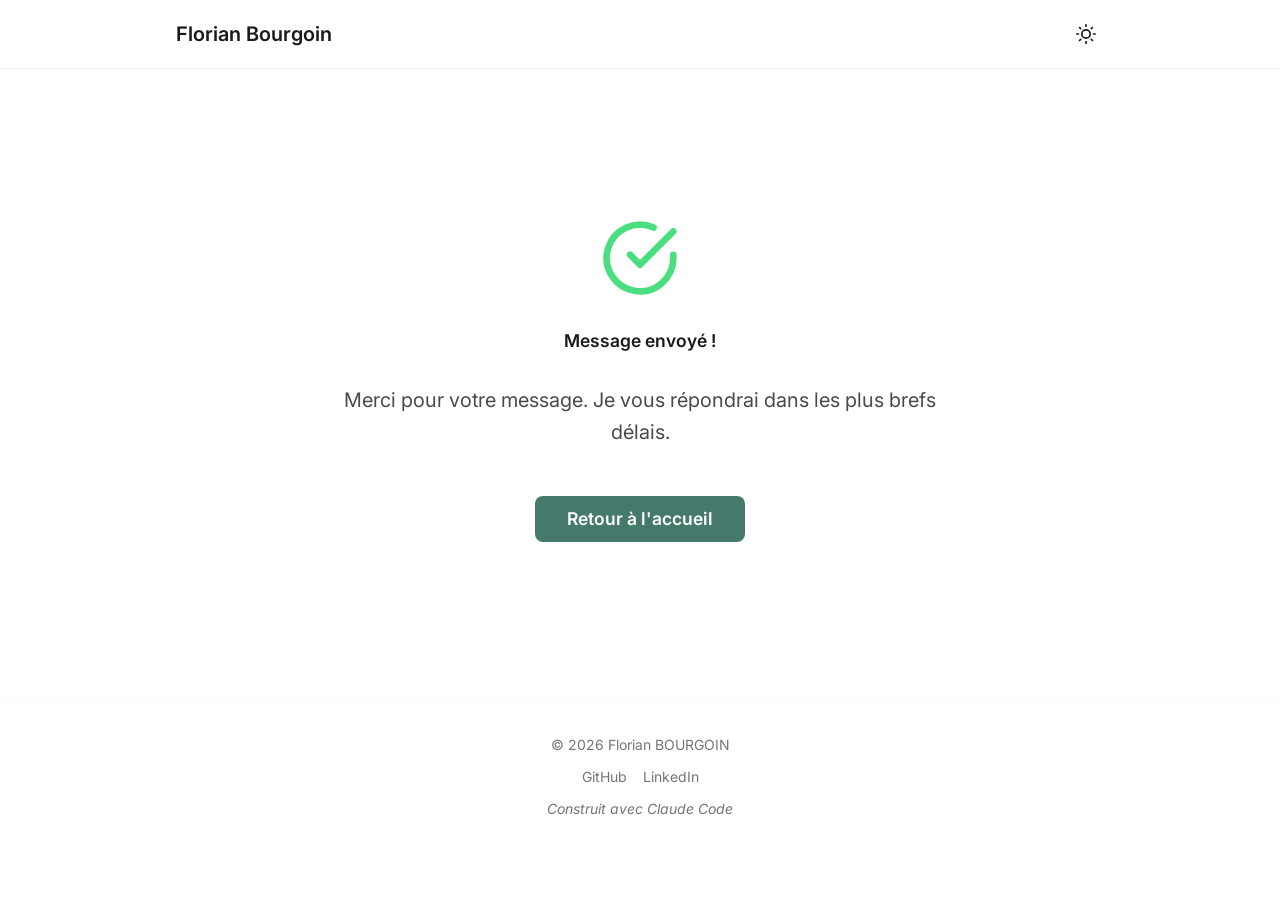
<file: merci.html>
<!DOCTYPE html>
<html lang="fr">
<head>
  <meta charset="UTF-8">
  <meta name="viewport" content="width=device-width, initial-scale=1.0">
  <meta name="description" content="Message envoyé avec succès — Florian BOURGOIN">
  <meta name="author" content="Florian BOURGOIN">
  <meta name="robots" content="noindex, nofollow">
  <title>Message envoyé — Florian BOURGOIN</title>
  <link rel="icon" type="image/svg+xml" href="favicon.svg">
  <link rel="preconnect" href="https://fonts.googleapis.com">
  <link rel="preconnect" href="https://fonts.gstatic.com" crossorigin>
  <link href="https://fonts.googleapis.com/css2?family=Inter:wght@400;600&display=swap" rel="stylesheet">
  <style>
    :root{--color-bg:#0a0a0a;--color-text:#e0e0e0;--color-header-bg:rgba(10,10,10,.8);--color-header-border:rgba(255,255,255,.06);--header-height:60px;--font-family:"Inter",sans-serif}
    [data-theme="light"]{--color-bg:#fff;--color-text:#1a1a1a;--color-header-bg:rgba(255,255,255,.8);--color-header-border:rgba(0,0,0,.06)}
    *,*::before,*::after{margin:0;padding:0;box-sizing:border-box}
    body{padding-top:var(--header-height);font-family:var(--font-family);color:var(--color-text);background-color:var(--color-bg)}
    .site-header{position:fixed;top:0;left:0;width:100%;background-color:var(--color-header-bg);backdrop-filter:blur(12px);-webkit-backdrop-filter:blur(12px);border-bottom:1px solid var(--color-header-border);z-index:100}
  </style>
  <link rel="stylesheet" href="css/style.css">
</head>
<body>

  <header class="site-header">
    <nav class="nav">
      <a href="index.html#hero" class="nav-logo">Florian Bourgoin</a>
      <button class="theme-toggle" aria-label="Changer de thème">
        <svg class="theme-toggle__icon theme-toggle__icon--moon" aria-hidden="true" xmlns="http://www.w3.org/2000/svg" viewBox="0 0 24 24" fill="none" stroke="currentColor" stroke-width="2" stroke-linecap="round" stroke-linejoin="round">
          <path d="M21 12.79A9 9 0 1 1 11.21 3 7 7 0 0 0 21 12.79z"/>
        </svg>
        <svg class="theme-toggle__icon theme-toggle__icon--sun" aria-hidden="true" xmlns="http://www.w3.org/2000/svg" viewBox="0 0 24 24" fill="none" stroke="currentColor" stroke-width="2" stroke-linecap="round" stroke-linejoin="round">
          <circle cx="12" cy="12" r="5"/>
          <line x1="12" y1="1" x2="12" y2="3"/>
          <line x1="12" y1="21" x2="12" y2="23"/>
          <line x1="4.22" y1="4.22" x2="5.64" y2="5.64"/>
          <line x1="18.36" y1="18.36" x2="19.78" y2="19.78"/>
          <line x1="1" y1="12" x2="3" y2="12"/>
          <line x1="21" y1="12" x2="23" y2="12"/>
          <line x1="4.22" y1="19.78" x2="5.64" y2="18.36"/>
          <line x1="18.36" y1="5.64" x2="19.78" y2="4.22"/>
        </svg>
      </button>
    </nav>
  </header>

  <main>
    <section class="thank-you">
      <div class="thank-you__content">
        <svg class="thank-you__icon" xmlns="http://www.w3.org/2000/svg" viewBox="0 0 24 24" fill="none" stroke="currentColor" stroke-width="2" stroke-linecap="round" stroke-linejoin="round" aria-hidden="true">
          <path d="M22 11.08V12a10 10 0 1 1-5.93-9.14"/>
          <polyline points="22 4 12 14.01 9 11.01"/>
        </svg>
        <h1>Message envoyé !</h1>
        <p class="thank-you__message">
          Merci pour votre message. Je vous répondrai dans les plus brefs délais.
        </p>
        <a href="index.html" class="btn">Retour à l'accueil</a>
      </div>
    </section>
  </main>

  <footer class="site-footer">
    <p>&copy; 2026 Florian BOURGOIN</p>
    <nav aria-label="Liens sociaux">
      <ul class="footer-links">
        <li><a href="https://github.com/flobob45" target="_blank" rel="noopener">GitHub<span class="sr-only"> (ouvre dans un nouvel onglet)</span></a></li>
        <li><a href="https://www.linkedin.com/in/florian-bourgoin-33162a311" target="_blank" rel="noopener">LinkedIn<span class="sr-only"> (ouvre dans un nouvel onglet)</span></a></li>
      </ul>
    </nav>
    <p class="footer-credit">Construit avec Claude Code</p>
  </footer>

  <script src="js/main.js" defer></script>
</body>
</html>
</file>
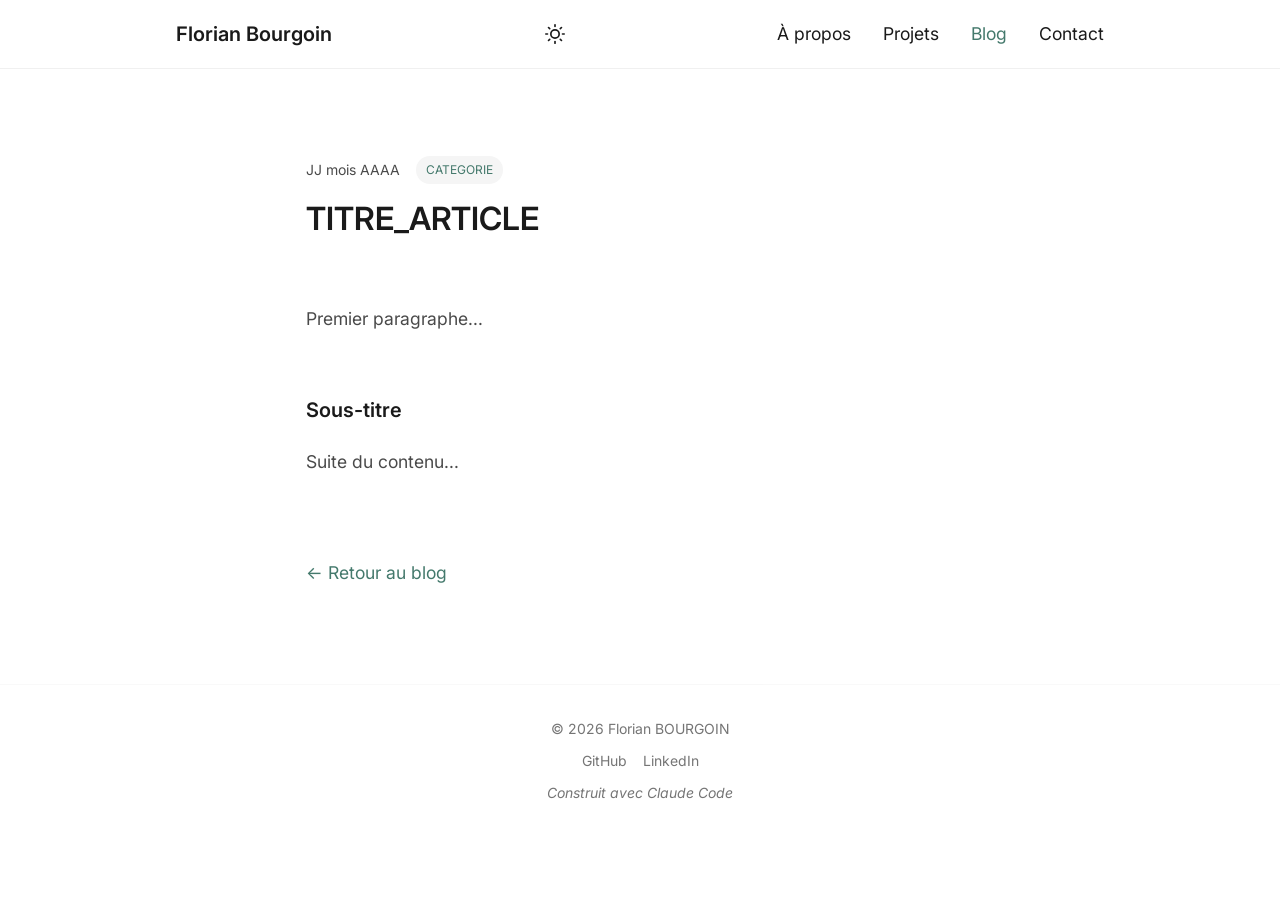
<file: blog/article-template.html>
<!DOCTYPE html>
<html lang="fr">
<head>
  <meta charset="UTF-8">
  <meta name="viewport" content="width=device-width, initial-scale=1.0">
  <meta name="description" content="DESCRIPTION_ARTICLE">
  <meta name="author" content="Florian BOURGOIN">
  <link rel="canonical" href="https://flobob45.github.io/mon-portfolio/blog/NOM_FICHIER.html">
  <meta property="og:type" content="article">
  <meta property="og:title" content="TITRE_ARTICLE">
  <meta property="og:description" content="DESCRIPTION_ARTICLE">
  <meta property="og:url" content="https://flobob45.github.io/mon-portfolio/blog/NOM_FICHIER.html">
  <meta property="og:image" content="https://flobob45.github.io/mon-portfolio/assets/images/photo.jpg">
  <title>TITRE_ARTICLE — Blog — Florian BOURGOIN</title>
  <link rel="icon" type="image/svg+xml" href="../favicon.svg">
  <link rel="preconnect" href="https://fonts.googleapis.com">
  <link rel="preconnect" href="https://fonts.gstatic.com" crossorigin>
  <link href="https://fonts.googleapis.com/css2?family=Inter:wght@400;600&display=swap" rel="stylesheet">
  <style>
    :root{--color-bg:#0a0a0a;--color-text:#e0e0e0;--color-header-bg:rgba(10,10,10,.8);--color-header-border:rgba(255,255,255,.06);--header-height:60px;--font-family:"Inter",sans-serif}
    [data-theme="light"]{--color-bg:#fff;--color-text:#1a1a1a;--color-header-bg:rgba(255,255,255,.8);--color-header-border:rgba(0,0,0,.06)}
    *,*::before,*::after{margin:0;padding:0;box-sizing:border-box}
    body{padding-top:var(--header-height);font-family:var(--font-family);color:var(--color-text);background-color:var(--color-bg)}
    .site-header{position:fixed;top:0;left:0;width:100%;background-color:var(--color-header-bg);backdrop-filter:blur(12px);-webkit-backdrop-filter:blur(12px);border-bottom:1px solid var(--color-header-border);z-index:100}
  </style>
  <link rel="stylesheet" href="../css/style.css">
</head>
<body>

  <a href="#main-content" class="skip-link">Aller au contenu principal</a>

  <header class="site-header">
    <nav class="nav">
      <a href="../index.html" class="nav-logo">Florian Bourgoin</a>
      <button class="theme-toggle" aria-label="Changer de thème">
        <svg class="theme-toggle__icon theme-toggle__icon--moon" aria-hidden="true" xmlns="http://www.w3.org/2000/svg" viewBox="0 0 24 24" fill="none" stroke="currentColor" stroke-width="2" stroke-linecap="round" stroke-linejoin="round">
          <path d="M21 12.79A9 9 0 1 1 11.21 3 7 7 0 0 0 21 12.79z"/>
        </svg>
        <svg class="theme-toggle__icon theme-toggle__icon--sun" aria-hidden="true" xmlns="http://www.w3.org/2000/svg" viewBox="0 0 24 24" fill="none" stroke="currentColor" stroke-width="2" stroke-linecap="round" stroke-linejoin="round">
          <circle cx="12" cy="12" r="5"/>
          <line x1="12" y1="1" x2="12" y2="3"/>
          <line x1="12" y1="21" x2="12" y2="23"/>
          <line x1="4.22" y1="4.22" x2="5.64" y2="5.64"/>
          <line x1="18.36" y1="18.36" x2="19.78" y2="19.78"/>
          <line x1="1" y1="12" x2="3" y2="12"/>
          <line x1="21" y1="12" x2="23" y2="12"/>
          <line x1="4.22" y1="19.78" x2="5.64" y2="18.36"/>
          <line x1="18.36" y1="5.64" x2="19.78" y2="4.22"/>
        </svg>
      </button>
      <button class="nav-hamburger" aria-label="Ouvrir le menu" aria-expanded="false">
        <span aria-hidden="true"></span>
        <span aria-hidden="true"></span>
        <span aria-hidden="true"></span>
      </button>
      <ul class="nav-links">
        <li><a href="../index.html#about">À propos</a></li>
        <li><a href="../index.html#projects">Projets</a></li>
        <li><a href="./" class="is-active">Blog</a></li>
        <li><a href="../index.html#contact">Contact</a></li>
      </ul>
    </nav>
  </header>

  <main id="main-content">
    <article class="blog-article">
      <header class="blog-article__header">
        <div class="meta blog-article__meta">
          <time datetime="YYYY-MM-DD">JJ mois AAAA</time>
          <span class="badge blog-article__category">CATEGORIE</span>
        </div>
        <h1 class="blog-article__title">TITRE_ARTICLE</h1>
      </header>

      <div class="blog-article__content">
        <p>Premier paragraphe...</p>

        <h2>Sous-titre</h2>
        <p>Suite du contenu...</p>
      </div>

      <a href="./" class="blog-article__back">&larr; Retour au blog</a>
    </article>
  </main>

  <footer class="site-footer">
    <p>&copy; 2026 Florian BOURGOIN</p>
    <nav aria-label="Liens sociaux">
      <ul class="footer-links">
        <li><a href="https://github.com/flobob45" target="_blank" rel="noopener">GitHub<span class="sr-only"> (ouvre dans un nouvel onglet)</span></a></li>
        <li><a href="https://www.linkedin.com/in/florian-bourgoin-33162a311" target="_blank" rel="noopener">LinkedIn<span class="sr-only"> (ouvre dans un nouvel onglet)</span></a></li>
      </ul>
    </nav>
    <p class="footer-credit">Construit avec Claude Code</p>
  </footer>

  <script src="../js/main.js" defer></script>
</body>
</html>
</file>
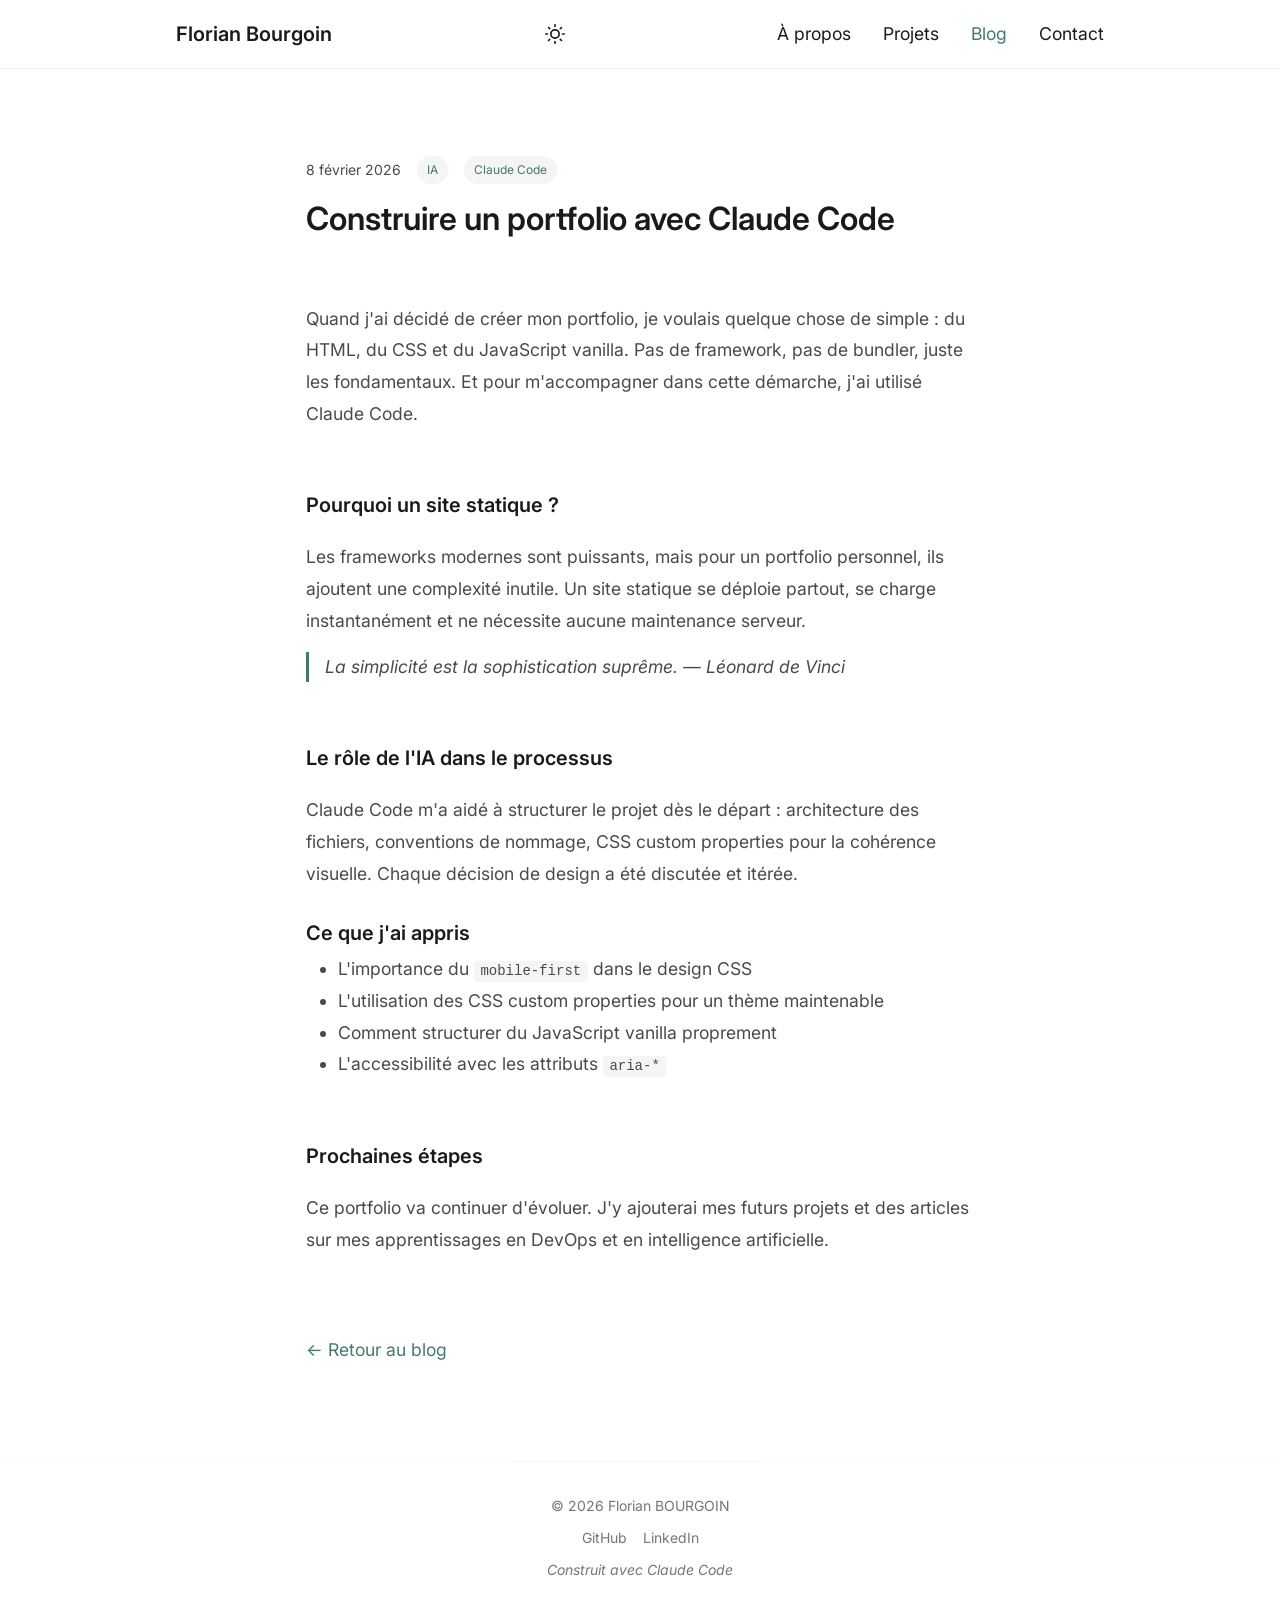
<file: blog/premier-article.html>
<!DOCTYPE html>
<html lang="fr">
<head>
  <meta charset="UTF-8">
  <meta name="viewport" content="width=device-width, initial-scale=1.0">
  <meta name="description" content="Comment j'ai construit mon portfolio avec Claude Code, un outil d'IA pour le développement.">
  <meta name="author" content="Florian BOURGOIN">
  <link rel="canonical" href="https://flobob45.github.io/mon-portfolio/blog/premier-article.html">
  <meta property="og:type" content="article">
  <meta property="og:title" content="Construire un portfolio avec Claude Code">
  <meta property="og:description" content="Comment j'ai construit mon portfolio avec Claude Code, un outil d'IA pour le développement.">
  <meta property="og:url" content="https://flobob45.github.io/mon-portfolio/blog/premier-article.html">
  <meta property="og:image" content="https://flobob45.github.io/mon-portfolio/assets/images/photo.jpg">
  <title>Construire un portfolio avec Claude Code — Blog — Florian BOURGOIN</title>
  <link rel="icon" type="image/svg+xml" href="../favicon.svg">
  <link rel="preconnect" href="https://fonts.googleapis.com">
  <link rel="preconnect" href="https://fonts.gstatic.com" crossorigin>
  <link href="https://fonts.googleapis.com/css2?family=Inter:wght@400;600&display=swap" rel="stylesheet">
  <style>
    :root{--color-bg:#0a0a0a;--color-text:#e0e0e0;--color-header-bg:rgba(10,10,10,.8);--color-header-border:rgba(255,255,255,.06);--header-height:60px;--font-family:"Inter",sans-serif}
    [data-theme="light"]{--color-bg:#fff;--color-text:#1a1a1a;--color-header-bg:rgba(255,255,255,.8);--color-header-border:rgba(0,0,0,.06)}
    *,*::before,*::after{margin:0;padding:0;box-sizing:border-box}
    body{padding-top:var(--header-height);font-family:var(--font-family);color:var(--color-text);background-color:var(--color-bg)}
    .site-header{position:fixed;top:0;left:0;width:100%;background-color:var(--color-header-bg);backdrop-filter:blur(12px);-webkit-backdrop-filter:blur(12px);border-bottom:1px solid var(--color-header-border);z-index:100}
  </style>
  <link rel="stylesheet" href="../css/style.css">
</head>
<body>

  <a href="#main-content" class="skip-link">Aller au contenu principal</a>

  <header class="site-header">
    <nav class="nav">
      <a href="../index.html" class="nav-logo">Florian Bourgoin</a>
      <button class="theme-toggle" aria-label="Changer de thème">
        <svg class="theme-toggle__icon theme-toggle__icon--moon" aria-hidden="true" xmlns="http://www.w3.org/2000/svg" viewBox="0 0 24 24" fill="none" stroke="currentColor" stroke-width="2" stroke-linecap="round" stroke-linejoin="round">
          <path d="M21 12.79A9 9 0 1 1 11.21 3 7 7 0 0 0 21 12.79z"/>
        </svg>
        <svg class="theme-toggle__icon theme-toggle__icon--sun" aria-hidden="true" xmlns="http://www.w3.org/2000/svg" viewBox="0 0 24 24" fill="none" stroke="currentColor" stroke-width="2" stroke-linecap="round" stroke-linejoin="round">
          <circle cx="12" cy="12" r="5"/>
          <line x1="12" y1="1" x2="12" y2="3"/>
          <line x1="12" y1="21" x2="12" y2="23"/>
          <line x1="4.22" y1="4.22" x2="5.64" y2="5.64"/>
          <line x1="18.36" y1="18.36" x2="19.78" y2="19.78"/>
          <line x1="1" y1="12" x2="3" y2="12"/>
          <line x1="21" y1="12" x2="23" y2="12"/>
          <line x1="4.22" y1="19.78" x2="5.64" y2="18.36"/>
          <line x1="18.36" y1="5.64" x2="19.78" y2="4.22"/>
        </svg>
      </button>
      <button class="nav-hamburger" aria-label="Ouvrir le menu" aria-expanded="false">
        <span aria-hidden="true"></span>
        <span aria-hidden="true"></span>
        <span aria-hidden="true"></span>
      </button>
      <ul class="nav-links">
        <li><a href="../index.html#about">À propos</a></li>
        <li><a href="../index.html#projects">Projets</a></li>
        <li><a href="../index.html#blog" class="is-active">Blog</a></li>
        <li><a href="../index.html#contact">Contact</a></li>
      </ul>
    </nav>
  </header>

  <main id="main-content">
    <article class="blog-article">
      <header class="blog-article__header">
        <div class="meta blog-article__meta">
          <time datetime="2026-02-08">8 février 2026</time>
          <span class="badge blog-article__category">IA</span>
          <span class="badge blog-article__category">Claude Code</span>
        </div>
        <h1 class="blog-article__title">Construire un portfolio avec Claude Code</h1>
      </header>

      <div class="blog-article__content">
        <p>
          Quand j'ai décidé de créer mon portfolio, je voulais quelque chose de simple :
          du HTML, du CSS et du JavaScript vanilla. Pas de framework, pas de bundler,
          juste les fondamentaux. Et pour m'accompagner dans cette démarche, j'ai utilisé
          Claude Code.
        </p>

        <h2>Pourquoi un site statique ?</h2>
        <p>
          Les frameworks modernes sont puissants, mais pour un portfolio personnel,
          ils ajoutent une complexité inutile. Un site statique se déploie partout,
          se charge instantanément et ne nécessite aucune maintenance serveur.
        </p>

        <blockquote>
          La simplicité est la sophistication suprême. — Léonard de Vinci
        </blockquote>

        <h2>Le rôle de l'IA dans le processus</h2>
        <p>
          Claude Code m'a aidé à structurer le projet dès le départ : architecture des
          fichiers, conventions de nommage, CSS custom properties pour la cohérence visuelle.
          Chaque décision de design a été discutée et itérée.
        </p>

        <h3>Ce que j'ai appris</h3>
        <ul>
          <li>L'importance du <code>mobile-first</code> dans le design CSS</li>
          <li>L'utilisation des CSS custom properties pour un thème maintenable</li>
          <li>Comment structurer du JavaScript vanilla proprement</li>
          <li>L'accessibilité avec les attributs <code>aria-*</code></li>
        </ul>

        <h2>Prochaines étapes</h2>
        <p>
          Ce portfolio va continuer d'évoluer. J'y ajouterai mes futurs projets
          et des articles sur mes apprentissages en DevOps et en intelligence artificielle.
        </p>
      </div>

      <a href="./" class="blog-article__back">&larr; Retour au blog</a>
    </article>
  </main>

  <footer class="site-footer">
    <p>&copy; 2026 Florian BOURGOIN</p>
    <nav aria-label="Liens sociaux">
      <ul class="footer-links">
        <li><a href="https://github.com/flobob45" target="_blank" rel="noopener">GitHub<span class="sr-only"> (ouvre dans un nouvel onglet)</span></a></li>
        <li><a href="https://www.linkedin.com/in/florian-bourgoin-33162a311" target="_blank" rel="noopener">LinkedIn<span class="sr-only"> (ouvre dans un nouvel onglet)</span></a></li>
      </ul>
    </nav>
    <p class="footer-credit">Construit avec Claude Code</p>
  </footer>

  <script src="../js/main.js" defer></script>
</body>
</html>
</file>
<file: css/style.css>
/* ===================================
   MonPortfolio — Styles globaux
   =================================== */

/* --- Custom Properties --- */
:root {
  --color-bg: #0a0a0a;
  --color-surface: #1a1a1a;
  --color-text: #e0e0e0;
  --color-text-muted: #a8a8a8;
  --color-accent: #a3b2c7;
  --color-accent-hover: #a7ffeb;
  --color-header-bg: rgba(10, 10, 10, 0.8);
  --color-header-border: rgba(255, 255, 255, 0.06);
  --color-nav-overlay: rgba(10, 10, 10, 0.95);
  --color-input-border: #2a2a2a;
  --color-card-shadow: rgba(0, 0, 0, 0.4);

  --font-family: "Inter", sans-serif;
  --font-size-xs: 0.75rem;
  --font-size-sm: 0.875rem;
  --font-size-base: clamp(1rem, 0.95rem + 0.25vw, 1.1rem);
  --font-size-lg: clamp(1.125rem, 1rem + 0.5vw, 1.25rem);
  --font-size-xl: clamp(1.5rem, 1.2rem + 1.5vw, 2rem);
  --font-size-2xl: clamp(2rem, 1.4rem + 2.5vw, 3.5rem);

  --spacing-sm: 0.5rem;
  --spacing-md: 1rem;
  --spacing-lg: 2rem;
  --spacing-xl: 4rem;
  --spacing-2xl: 6rem;

  --max-width: 960px;
  --header-height: 60px;
  --photo-size: 200px;
  --border-radius: 8px;
  --border-radius-pill: 999px;
}

[data-theme="light"] {
  --color-bg: #ffffff;
  --color-surface: #f5f5f5;
  --color-text: #1a1a1a;
  --color-text-muted: #4a4a4a;
  --color-accent: #44796c;
  --color-accent-hover: #0b7d63;
  --color-header-bg: rgba(255, 255, 255, 0.8);
  --color-header-border: rgba(0, 0, 0, 0.06);
  --color-nav-overlay: rgba(255, 255, 255, 0.95);
  --color-input-border: #d0d0d0;
  --color-card-shadow: rgba(0, 0, 0, 0.1);
}

html {
  scroll-behavior: smooth;
  scroll-padding-top: calc(var(--header-height) + 2rem);
}

/* --- Reset --- */
*,
*::before,
*::after {
  margin: 0;
  padding: 0;
  box-sizing: border-box;
}

ul {
  list-style: none;
}

a {
  color: inherit;
  text-decoration: none;
}

img {
  display: block;
  max-width: 100%;
}

/* --- Skip Link --- */
.skip-link {
  position: absolute;
  top: -100%;
  left: var(--spacing-md);
  background-color: var(--color-accent);
  color: #ffffff;
  padding: var(--spacing-sm) var(--spacing-md);
  border-radius: var(--border-radius);
  font-weight: 600;
  z-index: 200;
}

.skip-link:focus {
  top: var(--spacing-sm);
}

/* --- Screen Reader Only --- */
.sr-only {
  position: absolute;
  width: 1px;
  height: 1px;
  padding: 0;
  margin: -1px;
  overflow: hidden;
  clip: rect(0, 0, 0, 0);
  white-space: nowrap;
  border: 0;
}

/* --- Focus Visible (global) --- */
a:focus-visible,
button:focus-visible {
  outline: 2px solid var(--color-accent);
  outline-offset: 2px;
}

/* --- Base --- */
body {
  padding-top: var(--header-height);
  font-family: var(--font-family);
  font-size: var(--font-size-base);
  color: var(--color-text);
  background-color: var(--color-bg);
  line-height: 1.7;
  -webkit-font-smoothing: antialiased;
  transition: background-color 0.3s, color 0.3s;
}

h1, h2, h3 {
  line-height: 1.2;
  font-weight: 600;
}

h1 {
  font-size: var(--font-size-2xl);
}

h2 {
  font-size: var(--font-size-xl);
  margin-bottom: var(--spacing-lg);
  padding-bottom: var(--spacing-sm);
  border-bottom: 3px solid var(--color-accent);
  display: inline-block;
}

h3 {
  font-size: var(--font-size-lg);
}

/* --- Layout --- */
section {
  padding: var(--spacing-2xl) var(--spacing-md);
  max-width: var(--max-width);
  margin: 0 auto;
}

/* --- Header / Nav --- */
.site-header {
  position: fixed;
  top: 0;
  left: 0;
  width: 100%;
  background-color: var(--color-header-bg);
  backdrop-filter: blur(12px);
  -webkit-backdrop-filter: blur(12px);
  border-bottom: 1px solid var(--color-header-border);
  z-index: 100;
}

.nav {
  display: flex;
  justify-content: space-between;
  align-items: center;
  max-width: var(--max-width);
  margin: 0 auto;
  padding: var(--spacing-md);
}

.nav-logo {
  font-weight: 600;
  font-size: var(--font-size-lg);
  z-index: 110;
}

.nav-hamburger {
  display: flex;
  flex-direction: column;
  justify-content: center;
  gap: 5px;
  background: none;
  border: none;
  cursor: pointer;
  padding: 0.5rem;
  z-index: 110;
}

.nav-hamburger span {
  display: block;
  width: 24px;
  height: 2px;
  background-color: var(--color-text);
  transition: transform 0.3s, opacity 0.3s;
}

.nav-hamburger.is-active span:nth-child(1) {
  transform: translateY(7px) rotate(45deg);
}

.nav-hamburger.is-active span:nth-child(2) {
  opacity: 0;
}

.nav-hamburger.is-active span:nth-child(3) {
  transform: translateY(-7px) rotate(-45deg);
}

.nav-links {
  display: none;
  position: fixed;
  top: 0;
  left: 0;
  right: 0;
  bottom: 0;
  padding: 0;
  padding-top: calc(var(--header-height) + 4rem);
  margin: 0;
  background-color: var(--color-nav-overlay);
  backdrop-filter: blur(16px);
  -webkit-backdrop-filter: blur(16px);
  flex-direction: column;
  justify-content: flex-start;
  align-items: center;
  gap: 2.5rem;
  z-index: 120;
}

.nav-links.is-open {
  display: flex;
}

.nav-links li {
  display: block;
  width: 100%;
  text-align: center;
}

.nav-links a {
  font-size: var(--font-size-xl);
  font-weight: 600;
  display: block;
  width: 100%;
}

.nav-links a:hover {
  color: var(--color-accent);
}

/* --- Hero --- */
.hero {
  min-height: 100vh;
  display: flex;
  flex-direction: column;
  justify-content: center;
  align-items: center;
  text-align: center;
  padding: var(--spacing-lg) var(--spacing-md);
}

.hero h1 {
  font-size: clamp(2.25rem, 1.5rem + 3vw, 4rem);
  color: var(--color-accent);
  text-shadow: 0 2px 8px rgba(0, 0, 0, 0.3);
}

.hero h1::after {
  content: '|';
  margin-left: 0.1em;
  animation: blink 1s infinite;
}

@keyframes blink {
  0%, 49% {
    opacity: 1;
  }
  50%, 100% {
    opacity: 0;
  }
}

.hero-subtitle {
  margin-top: var(--spacing-md);
  font-size: var(--font-size-lg);
  color: var(--color-text-muted);
}

.hero-tagline {
  margin-top: var(--spacing-md);
  font-size: var(--font-size-lg);
  color: var(--color-text);
  max-width: 500px;
}

/* --- Button --- */
.btn {
  display: inline-flex;
  align-items: center;
  justify-content: center;
  margin-top: var(--spacing-lg);
  padding: var(--spacing-sm) var(--spacing-lg);
  background-color: var(--color-accent);
  color: #ffffff;
  font-weight: 600;
  border-radius: var(--border-radius);
  transition: background-color 0.2s, border-color 0.2s;
  text-decoration: none;
}

.btn:hover {
  background-color: var(--color-accent-hover);
}

.btn--secondary {
  background-color: transparent;
  color: var(--color-text);
  border: 2px solid var(--color-border);
}

.btn--secondary:hover {
  border-color: var(--color-accent);
  background-color: transparent;
}

/* --- About --- */
.about__grid {
  display: flex;
  flex-direction: column;
  gap: var(--spacing-lg);
  align-items: center;
}

.about__photo {
  width: var(--photo-size);
  height: var(--photo-size);
  border-radius: var(--border-radius);
  object-fit: cover;
  flex-shrink: 0;
}

.about__text {
  color: var(--color-text-muted);
  line-height: 1.8;
}

/* --- Card (shared) --- */
.card {
  background-color: var(--color-surface);
  border-radius: var(--border-radius);
  overflow: hidden;
  display: flex;
  flex-direction: column;
  transition: transform 0.3s ease, box-shadow 0.3s ease;
}

.card:hover {
  transform: translateY(-4px);
  box-shadow: 0 8px 24px var(--color-card-shadow);
}

.card__banner {
  height: 6px;
  background-color: var(--color-accent);
}

.card__body {
  padding: var(--spacing-lg);
  display: flex;
  flex-direction: column;
  flex-grow: 1;
}

.card__body h3 {
  margin-bottom: var(--spacing-sm);
}

.card__body p {
  color: var(--color-text-muted);
}

/* --- Badge (shared) --- */
.badge {
  background-color: var(--color-bg);
  color: var(--color-accent);
  font-size: var(--font-size-xs);
  font-weight: 400;
  padding: 0.25rem 0.625rem;
  border-radius: var(--border-radius-pill);
  white-space: nowrap;
}

/* --- Meta (shared) --- */
.meta {
  display: flex;
  align-items: center;
  gap: var(--spacing-md);
  margin-bottom: var(--spacing-sm);
  font-size: var(--font-size-sm);
  color: var(--color-text-muted);
}

/* --- Curriculum Section --- */
.curriculum-card-wrapper {
  display: grid;
  grid-template-columns: 1fr;
  gap: var(--spacing-lg);
}

.curriculum-card__link {
  display: flex;
  flex-direction: column;
  flex-grow: 1;
  color: inherit;
  text-decoration: none;
}

.curriculum-meta {
  display: flex;
  flex-direction: column;
  gap: var(--spacing-sm);
  margin-bottom: var(--spacing-sm);
}

.curriculum-experience {
  font-size: var(--font-size-sm);
  color: var(--color-text-muted);
}

.curriculum-tags {
  display: flex;
  flex-wrap: wrap;
  gap: var(--spacing-sm);
}

.curriculum-highlights {
  display: flex;
  flex-wrap: wrap;
  gap: var(--spacing-sm);
  margin-bottom: var(--spacing-sm);
}

.highlight {
  display: flex;
  align-items: center;
  gap: var(--spacing-sm);
  font-size: var(--font-size-sm);
  color: var(--color-text-muted);
}

.highlight__icon {
  width: 18px;
  height: 18px;
  flex-shrink: 0;
}

@media (min-width: 768px) {
  .curriculum-card-wrapper {
    grid-template-columns: repeat(2, 1fr);
  }
}

@media (min-width: 1024px) {
  .curriculum-card-wrapper {
    grid-template-columns: repeat(3, 1fr);
  }
}

/* --- Projects --- */
.projects-grid {
  display: grid;
  grid-template-columns: 1fr;
  gap: var(--spacing-lg);
}

.project-card .card__body p {
  margin-bottom: var(--spacing-md);
}

.project-card__tags {
  display: flex;
  flex-wrap: wrap;
  gap: var(--spacing-sm);
  margin-top: auto;
  margin-bottom: var(--spacing-md);
}

.project-card__visibility {
  display: inline-flex;
  align-items: center;
  gap: 0.3rem;
  font-size: var(--font-size-xs);
  color: var(--color-text-muted);
  margin-bottom: var(--spacing-sm);
}

.project-card__link {
  display: flex;
  flex-direction: column;
  flex-grow: 1;
  color: inherit;
  text-decoration: none;
}

.project-card__github-icon {
  width: 32px;
  height: 32px;
  margin-top: auto;
  color: var(--color-text-muted);
  transition: color 0.2s;
}

.project-card__link:hover .project-card__github-icon {
  color: var(--color-accent);
}

.projects-error {
  grid-column: 1 / -1;
  text-align: center;
  color: var(--color-text-muted);
  font-style: italic;
}

.project-link {
  color: var(--color-accent);
  font-weight: 400;
  margin-top: auto;
}

.project-link:hover {
  color: var(--color-accent-hover);
}

/* --- Contact --- */
.contact-form {
  max-width: 600px;
  margin: 0 auto;
  display: flex;
  flex-direction: column;
  gap: var(--spacing-md);
}

.contact-form__field {
  display: flex;
  flex-direction: column;
  gap: 0.375rem;
}

.contact-form__field label {
  font-size: var(--font-size-sm);
  font-weight: 400;
  color: var(--color-text-muted);
}

.contact-form__field input,
.contact-form__field textarea {
  background-color: var(--color-surface);
  color: var(--color-text);
  border: 1px solid var(--color-input-border);
  border-radius: var(--border-radius);
  padding: var(--spacing-sm) var(--spacing-md);
  font-family: var(--font-family);
  font-size: var(--font-size-base);
  transition: border-color 0.2s;
}

.contact-form__field input:focus-visible,
.contact-form__field textarea:focus-visible {
  outline: 2px solid var(--color-accent);
  outline-offset: 2px;
  border-color: var(--color-accent);
}

.contact-form__field textarea {
  resize: vertical;
}

.contact-form .btn {
  align-self: flex-start;
  border: none;
  cursor: pointer;
  font-size: var(--font-size-base);
}

.contact-form__error {
  font-size: var(--font-size-sm);
  color: #e63946;
  margin-top: 0.25rem;
  display: none;
}

.contact-form__error.is-visible {
  display: block;
}

/* --- Contact Success Message --- */
.contact-success {
  display: none;
  text-align: center;
  padding: var(--spacing-xl) 0;
  opacity: 0;
  transition: opacity 0.5s ease-in-out;
}

.contact-success.is-visible {
  display: block;
  opacity: 1;
}

.contact-success__icon {
  width: 64px;
  height: 64px;
  color: #4ade80;
  stroke-width: 2;
  margin: 0 auto var(--spacing-lg);
}

.contact-success h3 {
  font-size: var(--font-size-xl);
  margin-bottom: var(--spacing-md);
}

.contact-success p {
  font-size: var(--font-size-base);
  color: var(--color-text-muted);
  line-height: 1.6;
  margin: 0;
}

/* --- Button Loading State --- */
.btn.is-loading {
  position: relative;
  color: transparent;
  pointer-events: none;
}

.btn.is-loading::after {
  content: "";
  position: absolute;
  top: 50%;
  left: 50%;
  width: 16px;
  height: 16px;
  margin: -8px 0 0 -8px;
  border: 2px solid currentColor;
  border-right-color: transparent;
  border-radius: 50%;
  animation: spin 0.6s linear infinite;
  color: var(--color-text);
}

@keyframes spin {
  to {
    transform: rotate(360deg);
  }
}

.contact-form.is-hidden {
  display: none;
}

/* --- Thank You Page --- */
.thank-you {
  min-height: calc(100vh - var(--header-height) - 200px);
  display: flex;
  align-items: center;
  justify-content: center;
  padding: var(--spacing-xl) var(--spacing-md);
}

.thank-you__content {
  max-width: 600px;
  text-align: center;
  display: flex;
  flex-direction: column;
  align-items: center;
  gap: var(--spacing-lg);
}

.thank-you__icon {
  width: 80px;
  height: 80px;
  color: #4ade80;
  stroke-width: 2;
}

.thank-you h1 {
  font-size: var(--font-size-xxl);
  margin: 0;
}

.thank-you__message {
  font-size: var(--font-size-lg);
  color: var(--color-text-muted);
  line-height: 1.6;
  margin: 0;
}

.thank-you .btn {
  margin-top: var(--spacing-md);
}

/* --- Footer --- */
.site-footer {
  text-align: center;
  padding: var(--spacing-lg) var(--spacing-md);
  border-top: 1px solid var(--color-surface);
  font-size: var(--font-size-sm);
  opacity: 0.6;
  display: flex;
  flex-direction: column;
  align-items: center;
  gap: var(--spacing-sm);
}

.footer-links {
  display: flex;
  gap: var(--spacing-md);
}

.footer-links a:hover {
  color: var(--color-accent);
}

.footer-credit {
  font-style: italic;
}

/* --- Theme Toggle --- */
.theme-toggle {
  background: none;
  border: none;
  cursor: pointer;
  padding: 0.5rem;
  color: var(--color-text);
  z-index: 110;
  display: flex;
  align-items: center;
}

.theme-toggle__icon {
  width: 20px;
  height: 20px;
}

.theme-toggle__icon--sun {
  display: none;
}

[data-theme="light"] .theme-toggle__icon--sun {
  display: block;
}

[data-theme="light"] .theme-toggle__icon--moon {
  display: none;
}

/* --- Blog Cards --- */
.blog-grid {
  display: grid;
  grid-template-columns: 1fr;
  gap: var(--spacing-lg);
}

.blog-card__link {
  display: flex;
  flex-direction: column;
  flex-grow: 1;
  color: inherit;
  text-decoration: none;
}

/* --- Blog Preview (homepage) --- */
.blog-preview__footer {
  text-align: center;
  margin-top: var(--spacing-lg);
}

/* --- Blog Listing (blog/index.html) --- */
.blog-listing {
  padding: var(--spacing-2xl) var(--spacing-md);
  max-width: var(--max-width);
  margin: 0 auto;
}

.blog-listing h1 {
  margin-bottom: var(--spacing-sm);
}

.blog-listing .card h2 {
  font-size: var(--font-size-lg);
  margin-bottom: var(--spacing-sm);
  padding-bottom: 0;
  border-bottom: none;
  display: block;
}

.blog-listing__intro {
  color: var(--color-text-muted);
  margin-bottom: var(--spacing-xl);
}

/* --- Blog Article --- */
.blog-article {
  max-width: 700px;
  margin: 0 auto;
  padding: var(--spacing-2xl) var(--spacing-md);
}

.blog-article__header {
  margin-bottom: var(--spacing-xl);
}

.blog-article__meta {
  margin-bottom: var(--spacing-md);
}

.blog-article__category {
  background-color: var(--color-surface);
}

.blog-article__title {
  font-size: var(--font-size-xl);
  margin-bottom: 0;
  border-bottom: none;
  display: block;
}

.blog-article__content h2 {
  font-size: var(--font-size-lg);
  margin-top: var(--spacing-xl);
  margin-bottom: var(--spacing-md);
  border-bottom: none;
  display: block;
}

.blog-article__content h3 {
  margin-top: var(--spacing-lg);
  margin-bottom: var(--spacing-sm);
}

.blog-article__content p {
  margin-bottom: var(--spacing-md);
  color: var(--color-text-muted);
  line-height: 1.8;
}

.blog-article__content ul,
.blog-article__content ol {
  margin-bottom: var(--spacing-md);
  padding-left: var(--spacing-lg);
  color: var(--color-text-muted);
  line-height: 1.8;
}

.blog-article__content ul {
  list-style: disc;
}

.blog-article__content ol {
  list-style: decimal;
}

.blog-article__content code {
  background-color: var(--color-surface);
  padding: 0.15rem 0.4rem;
  border-radius: 4px;
  font-size: var(--font-size-sm);
}

.blog-article__content pre {
  background-color: var(--color-surface);
  padding: var(--spacing-md);
  border-radius: var(--border-radius);
  overflow-x: auto;
  margin-bottom: var(--spacing-md);
}

.blog-article__content pre code {
  background: none;
  padding: 0;
}

.blog-article__content blockquote {
  border-left: 3px solid var(--color-accent);
  padding-left: var(--spacing-md);
  margin-bottom: var(--spacing-md);
  color: var(--color-text-muted);
  font-style: italic;
}

.blog-article__content img {
  border-radius: var(--border-radius);
  margin: var(--spacing-md) 0;
}

.blog-article__back {
  display: inline-block;
  margin-top: var(--spacing-xl);
  color: var(--color-accent);
  font-weight: 400;
}

.blog-article__back:hover {
  color: var(--color-accent-hover);
}

/* --- Nav Active --- */
.nav-links a.is-active {
  color: var(--color-accent);
}

/* --- Fade-in Animation --- */
.fade-in {
  opacity: 0;
  transform: translateY(20px);
  transition: opacity 0.6s ease-out, transform 0.6s ease-out;
}

.fade-in.is-visible {
  opacity: 1;
  transform: translateY(0);
}

@media (prefers-reduced-motion: reduce) {
  .fade-in {
    opacity: 1;
    transform: none;
    transition: none;
  }
}

/* --- Media Queries (mobile-first) --- */
@media (min-width: 768px) {
  .nav-hamburger {
    display: none;
  }

  .nav-links {
    display: flex;
    position: static;
    padding: 0;
    background: none;
    backdrop-filter: none;
    flex-direction: row;
    align-items: center;
    gap: var(--spacing-lg);
    width: auto;
  }

  .nav-links li {
    width: auto;
    text-align: left;
  }

  .nav-links a {
    font-size: var(--font-size-base);
    font-weight: 400;
  }

  .about__grid {
    flex-direction: row;
    align-items: center;
  }

  .projects-grid,
  .blog-grid {
    grid-template-columns: repeat(2, 1fr);
  }
}

@media (min-width: 1024px) {
  .projects-grid,
  .blog-grid {
    grid-template-columns: repeat(3, 1fr);
  }
}
</file>
